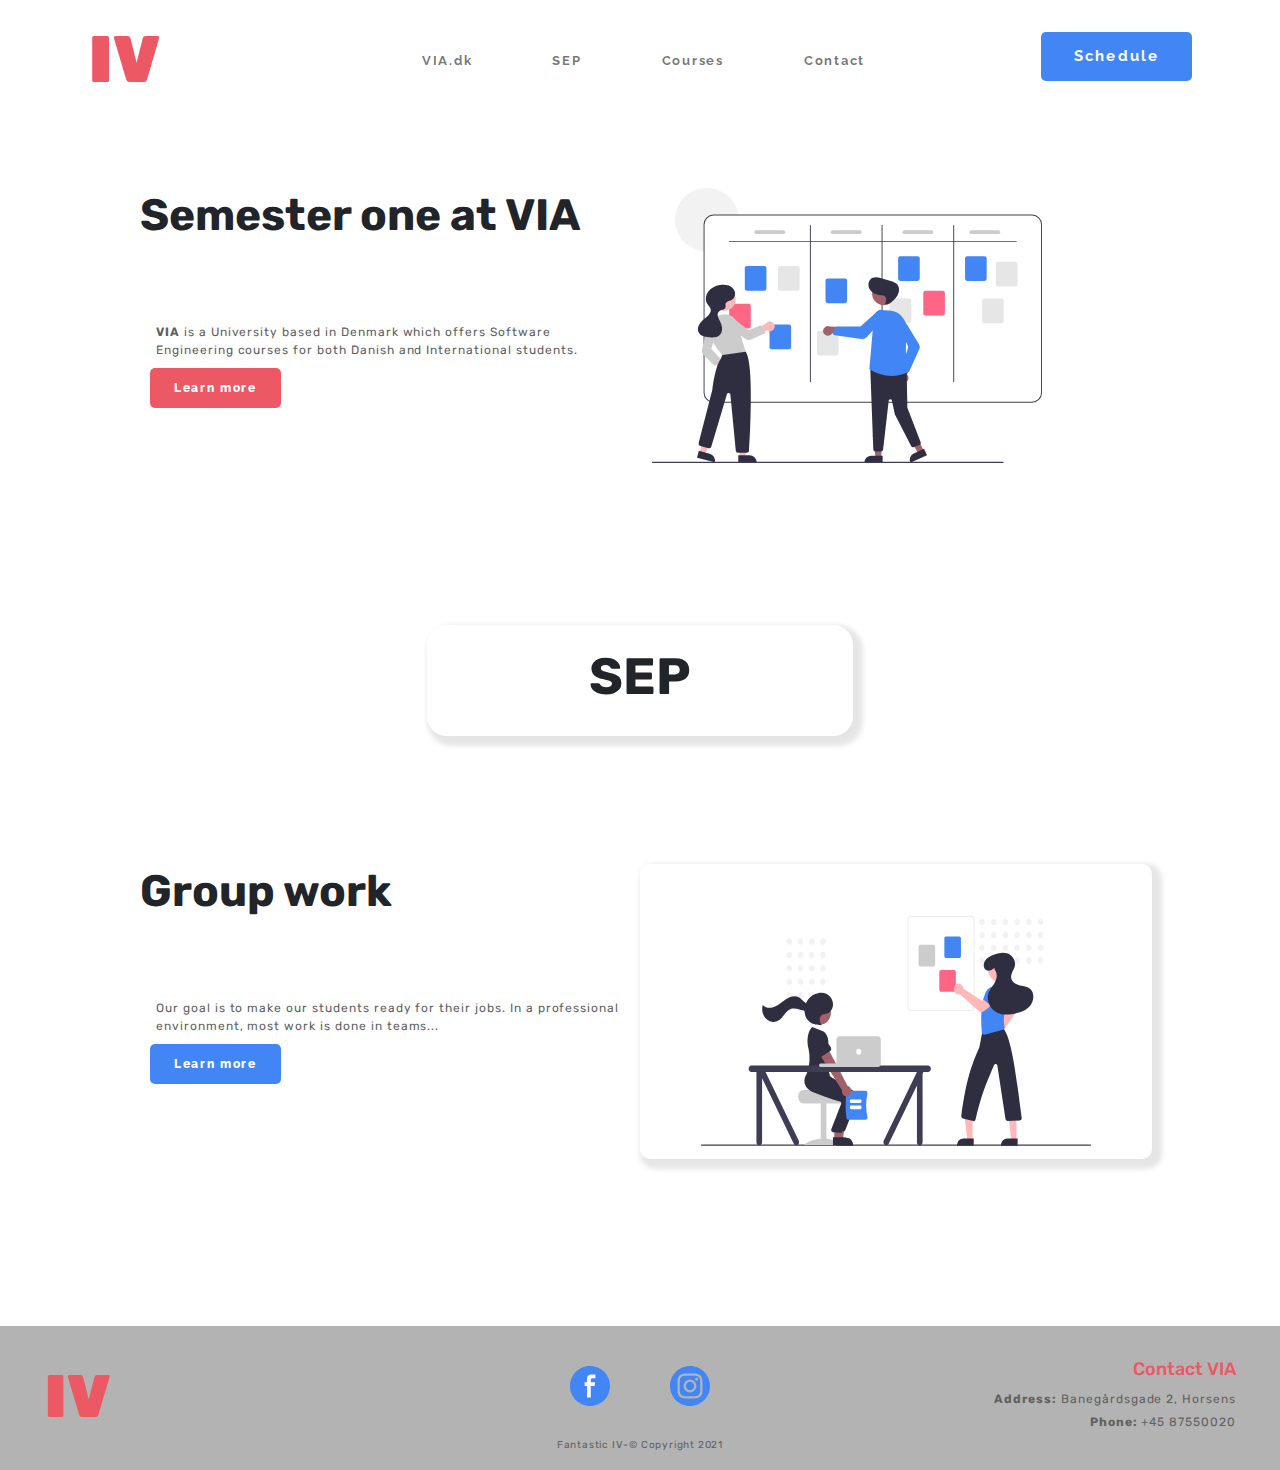
<file: index.html>
<!DOCTYPE html>
<html lang="en">
  <head>
    <meta charset="UTF-8" />
    <meta name="viewport" content="width=device-width, initial-scale=1.0" />
    <meta http-equiv="X-UA-Compatible" content="ie=edge" />
    <title>Home</title>
    <link href="css/bootstrap.css" rel="stylesheet" />
    <link rel="stylesheet" href="style.css" />
    <!-- Written by Arturs -->
    <!-- Design by Bhupas -->
  </head>
  <body>
    <!-- Top -->

    <div class="container-fluid">
      <!-- Nav -->

      <nav
        class="
          navbar navbar-expand-lg navbar-light
          justify-content-spacebetween
        "
      >
        <div class="container-fluid">
          <a class="navbar-brand" href="index.html">IV</a>
          <button
            class="navbar-toggler"
            type="button"
            data-bs-toggle="collapse"
            data-bs-target="#NavBar"
            aria-controls="NavBar"
            aria-expanded="false"
            aria-label="Toggle navigation"
          >
            <span class="navbar-toggler-icon"></span>
          </button>
          <div class="collapse navbar-collapse" id="NavBar">
            <ul class="navbar-nav ms-auto mb-2 mb-lg-0 nav-items">
              <li class="nav-item nav-button">
                <a class="nav-link" href="https://www.via.dk/">VIA.dk</a>
              </li>
              <li class="nav-item nav-button">
                <a class="nav-link" href="sep.html">SEP</a>
              </li>
              <li class="nav-item nav-button">
                <a class="nav-link" href="courses.html">Courses</a>
              </li>
              <li class="nav-item nav-button">
                <a class="nav-link" href="contact-us.html">Contact</a>
              </li>
              <li id="schedule" class="nav-item">
                <a class="nav-link" href="schedule.html">Schedule</a>
              </li>
            </ul>
          </div>
        </div>
      </nav>
      <!-- Top content -->

      <header class="row top">
        <div class="col-lg-6 content">
          <h1>Semester one at VIA</h1>
          <p>
            <b>VIA</b> is a University based in Denmark which offers Software
            Engineering courses for both Danish and International students.
          </p>
          <a class="red" href="#courses.html">Learn more</a>
        </div>
        <div class="col-xxl-6 col-lg-6 col-md-auto no-box-sep">
          <img src="Images/frontpagepic.svg" alt="Frontpage Pic"/>
        </div>
      </header>
      </header>
      </header>

      <!-- SEP -->

      <!-- SEP headline -->
      <div class="row headline-in-box-container">
        <div class="col-8 col-sm-4 headline-box">
          <h1>SEP</h1>
        </div>
      </div>
      <!-- SEP content -->

      <header class="row sep">
        <div class="col-xxl-6 col-lg-6 col-md-auto content">
          <h1>Group work</h1>
          <p>
            Our goal is to make our students ready for their jobs. In a
            professional environment, most work is done in teams...
          </p>
          <div class="blue-index">
          <a class="blue" href="sep.html">Learn more</a>
        </div>
        </div>
        <div class="col-xxl-6 col-lg-6 col-md-auto image-in-box-index">
          <img src="Images/undraw_teamwork_hpdk1.svg" alt="SEP picture"/>
        </div>
      </header>

      <!--    Footer    -->

      <footer class="row desktop">
        <!-- Footer logo -->
        <div class="col-sm-4">
          <div class="footer-logo">IV</div>
        </div>

        <!-- Logos and copyright -->
        <div class="col-sm-4">
          <div class="logos-and-copyright">
            <div class="social-icons">
              <div>
                <a href="https://www.facebook.com/viauniversitycollege/"
                  ><img src="Images/Facebookicon.svg" alt="Facebook" />
                </a>
              </div>
              <div>
                <a href="https://www.instagram.com/viauniversitycollege"
                  ><img src="Images/Instagramicon.svg" alt="Instagram" />
                </a>
              </div>
            </div>
            <p class="copyright">Fantastic IV-&copy; Copyright 2021</p>
          </div>
        </div>
        <!-- Contact VIA -->
        <div class="col-sm-4">
          <div class="contact-via">
            <h3>Contact VIA</h3>
            <p><b>Address:</b> Banegårdsgade 2, Horsens</p>
            <p><b>Phone:</b> +45 87550020</p>
          </div>
        </div>
      </footer>
      <footer class="row mobile">
        <!-- Footer logo -->
        <div class="col-sm-4">
          <div class="footer-logo">IV</div>
        </div>
        <!-- Contact VIA -->
        <div class="col-sm-4">
          <div class="contact-via">
            <h3>Contact VIA</h3>
            <p><b>Address:</b> Banegårdsgade 2, Horsens</p>
            <p><b>Phone:</b> +45 87550020</p>
          </div>
        </div>
        <!-- Logos and copyright -->
        <div class="col-sm-4">
          <div class="logos-and-copyright">
            <div class="social-icons">
              <div>
                <a href="https://www.facebook.com/viauniversitycollege/"
                  ><img src="Images/Facebookicon.svg" alt="Facebook" />
                </a>
              </div>
              <div>
                <a href="https://www.instagram.com/viauniversitycollege"
                  ><img src="Images/Instagramicon.svg" alt="Instagram" />
                </a>
              </div>
            </div>
            <p class="copyright">Fantastic IV-&copy; Copyright 2021</p>
          </div>
        </div>
      </footer>
    </div>
    <script src="https://cdnjs.cloudflare.com/ajax/libs/jquery/3.3.1/jquery.min.js"></script>
    <script
      src="https://cdnjs.cloudflare.com/ajax/libs/popper.js/1.14.7/umd/popper.min.js"
      integrity="sha384-UO2eT0CpHqdSJQ6hJty5KVphtPhzWj9WO1clHTMGa3JDZwrnQq4sF86dIHNDz0W1"
      crossorigin="anonymous"
    ></script>
    <script src="js/bootstrap.min.js"></script>
  </body>
</html>
</file>
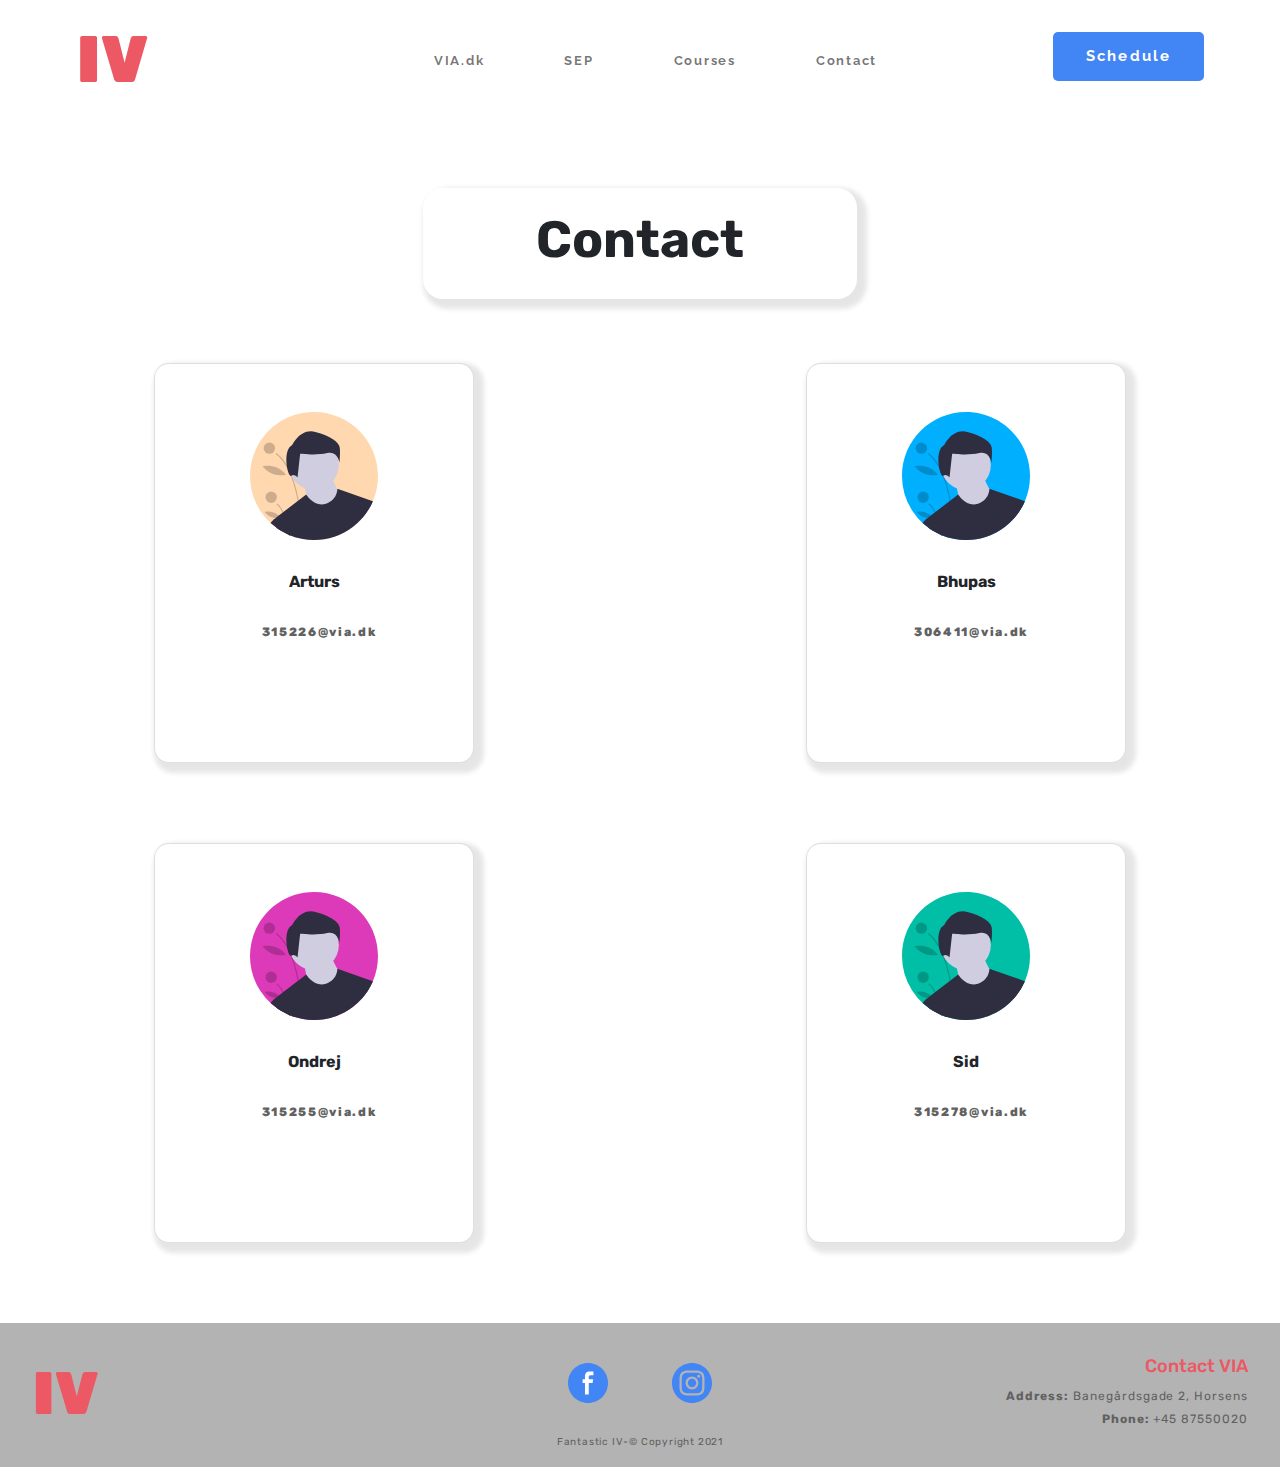
<file: contact-us.html>
<!DOCTYPE html>
<html lang="en">
<head>
  <meta charset="UTF-8" />
  <meta name="viewport" content="width=device-width, initial-scale=1.0" />
  <meta http-equiv="X-UA-Compatible" content="ie=edge" />
  <title>Contact</title>
  <link href="css/bootstrap.css" rel="stylesheet" />
  <link rel="stylesheet" href="style.css" />
</head>
<body>
<div class="container1-fluid">
  <!-- Bhupas-->

  <nav
          class="
          navbar navbar-expand-lg navbar-light
          justify-content-spacebetween
        "
  >
    <div class="container-fluid">
      <a class="navbar-brand" href="index.html">IV</a>
      <button
              class="navbar-toggler"
              type="button"
              data-bs-toggle="collapse"
              data-bs-target="#NavBar"
              aria-controls="NavBar"
              aria-expanded="false"
              aria-label="Toggle navigation"
      >
        <span class="navbar-toggler-icon"></span>
      </button>
      <div class="collapse navbar-collapse" id="NavBar">
        <ul class="navbar-nav ms-auto mb-2 mb-lg-0 nav-items">
          <li class="nav-item nav-button">
            <a class="nav-link" href="https://www.via.dk/">VIA.dk</a>
          </li>
          <li class="nav-item nav-button">
            <a class="nav-link" href="sep.html">SEP</a>
          </li>
          <li class="nav-item nav-button">
            <a class="nav-link" href="courses.html">Courses</a>
          </li>
          <li class="nav-item nav-button">
            <a class="nav-link" href="contact-us.html">Contact</a>
          </li>
          <li id="schedule" class="nav-item">
            <a class="nav-link" href="schedule.html">Schedule</a>
          </li>
        </ul>
      </div>
    </div>
  </nav>
  <!-- Only used col-sm because multiple brakepoints does not word-->
  <!-- Contact us headline -->
  <div class="row headline-in-box-container">
    <div class="col-4 col-sm-4 headline-box">
      <h1>Contact</h1>
    </div>
  </div>

  <!-- Cards -->
  <div class="row">
    <div class="col-sm col-xl-6 cardscontainer1">
      <div class="card">
        <div class="card-image">
          <img src="Images/Artus.svg" alt="Artus" />
        </div>
        <div class="card-text">
          <h2>Arturs</h2>
          <p class="mail">
            <a href="mailto:315226@via.dk">315226@via.dk</a>
          </p>
        </div>
      </div>
    </div>

    <div class="col-sm col-xl-6">
      <div class="card">
        <div class="card-image">
          <img src="Images/Bhupas.svg" alt="Bhupas" />
        </div>
        <div class="card-text">
          <h2>Bhupas</h2>
          <p class="mail">
            <a href="mailto:306411@via.dk">306411@via.dk</a>
          </p>
        </div>
      </div>
    </div>
  </div>

  <div class="row">
    <div class="col-sm col-xl-6 cardscontainer2">
      <div class="card">
        <div class="card-image">
          <img src="Images/ondrej.svg" alt="Ondrej" />
        </div>
        <div class="card-text">
          <h2>Ondrej</h2>
          <p class="mail">
            <a href="mailto:315255@via.dk">315255@via.dk</a>
          </p>
        </div>
      </div>
    </div>

    <div class="col-sm col-xl-6">
      <div class="card">
        <div class="card-image">
          <img src="Images/sid.svg" alt="Sid" />
        </div>
        <div class="card-text">
          <h2>Sid</h2>
          <p class="mail">
            <a href="mailto:315278@via.dk">315278@via.dk</a>
          </p>
        </div>
      </div>
    </div>
  </div>

  <!--    Footer    -->

  <footer class="row desktop">
    <!-- Footer logo -->
    <div class="col-sm-4">
      <div class="footer-logo">IV</div>
    </div>

    <!-- Logos and copyright -->
    <div class="col-sm-4">
      <div class="logos-and-copyright">
        <div class="social-icons">
          <div>
            <a href="https://www.facebook.com/viauniversitycollege/"
            ><img src="Images/Facebookicon.svg" alt="Facebook" />
            </a>
          </div>
          <div>
            <a href="https://www.instagram.com/viauniversitycollege"
            ><img src="Images/Instagramicon.svg" alt="Instagram" />
            </a>
          </div>
        </div>
        <p class="copyright">Fantastic IV-&copy; Copyright 2021</p>
      </div>
    </div>
    <!-- Contact VIA -->
    <div class="col-sm-4">
      <div class="contact-via">
        <h3>Contact VIA</h3>
        <p><b>Address:</b> Banegårdsgade 2, Horsens</p>
        <p><b>Phone:</b> +45 87550020</p>
      </div>
    </div>
  </footer>
  <footer class="row mobile">
    <!-- Footer logo -->
    <div class="col-sm-4">
      <div class="footer-logo">IV</div>
    </div>
    <!-- Contact VIA -->
    <div class="col-sm-4">
      <div class="contact-via">
        <h3>Contact VIA</h3>
        <p><b>Address:</b> Banegårdsgade 2, Horsens</p>
        <p><b>Phone:</b> +45 87550020</p>
      </div>
    </div>
    <!-- Logos and copyright -->
    <div class="col-sm-4">
      <div class="logos-and-copyright">
        <div class="social-icons">
          <div>
            <a href="https://www.facebook.com/viauniversitycollege/"
            ><img src="Images/Facebookicon.svg" alt="Facebook" />
            </a>
          </div>
          <div>
            <a href="https://www.instagram.com/viauniversitycollege"
            ><img src="Images/Instagramicon.svg" alt="Instagram" />
            </a>
          </div>
        </div>
        <p class="copyright">Fantastic IV-&copy; Copyright 2021</p>
      </div>
    </div>
  </footer>
</div>
<script src="https://cdnjs.cloudflare.com/ajax/libs/jquery/3.3.1/jquery.min.js"></script>
<script
        src="https://cdnjs.cloudflare.com/ajax/libs/popper.js/1.14.7/umd/popper.min.js"
        integrity="sha384-UO2eT0CpHqdSJQ6hJty5KVphtPhzWj9WO1clHTMGa3JDZwrnQq4sF86dIHNDz0W1"
        crossorigin="anonymous"
></script>
<script src="js/bootstrap.min.js"></script>
</body>
</html>
</file>
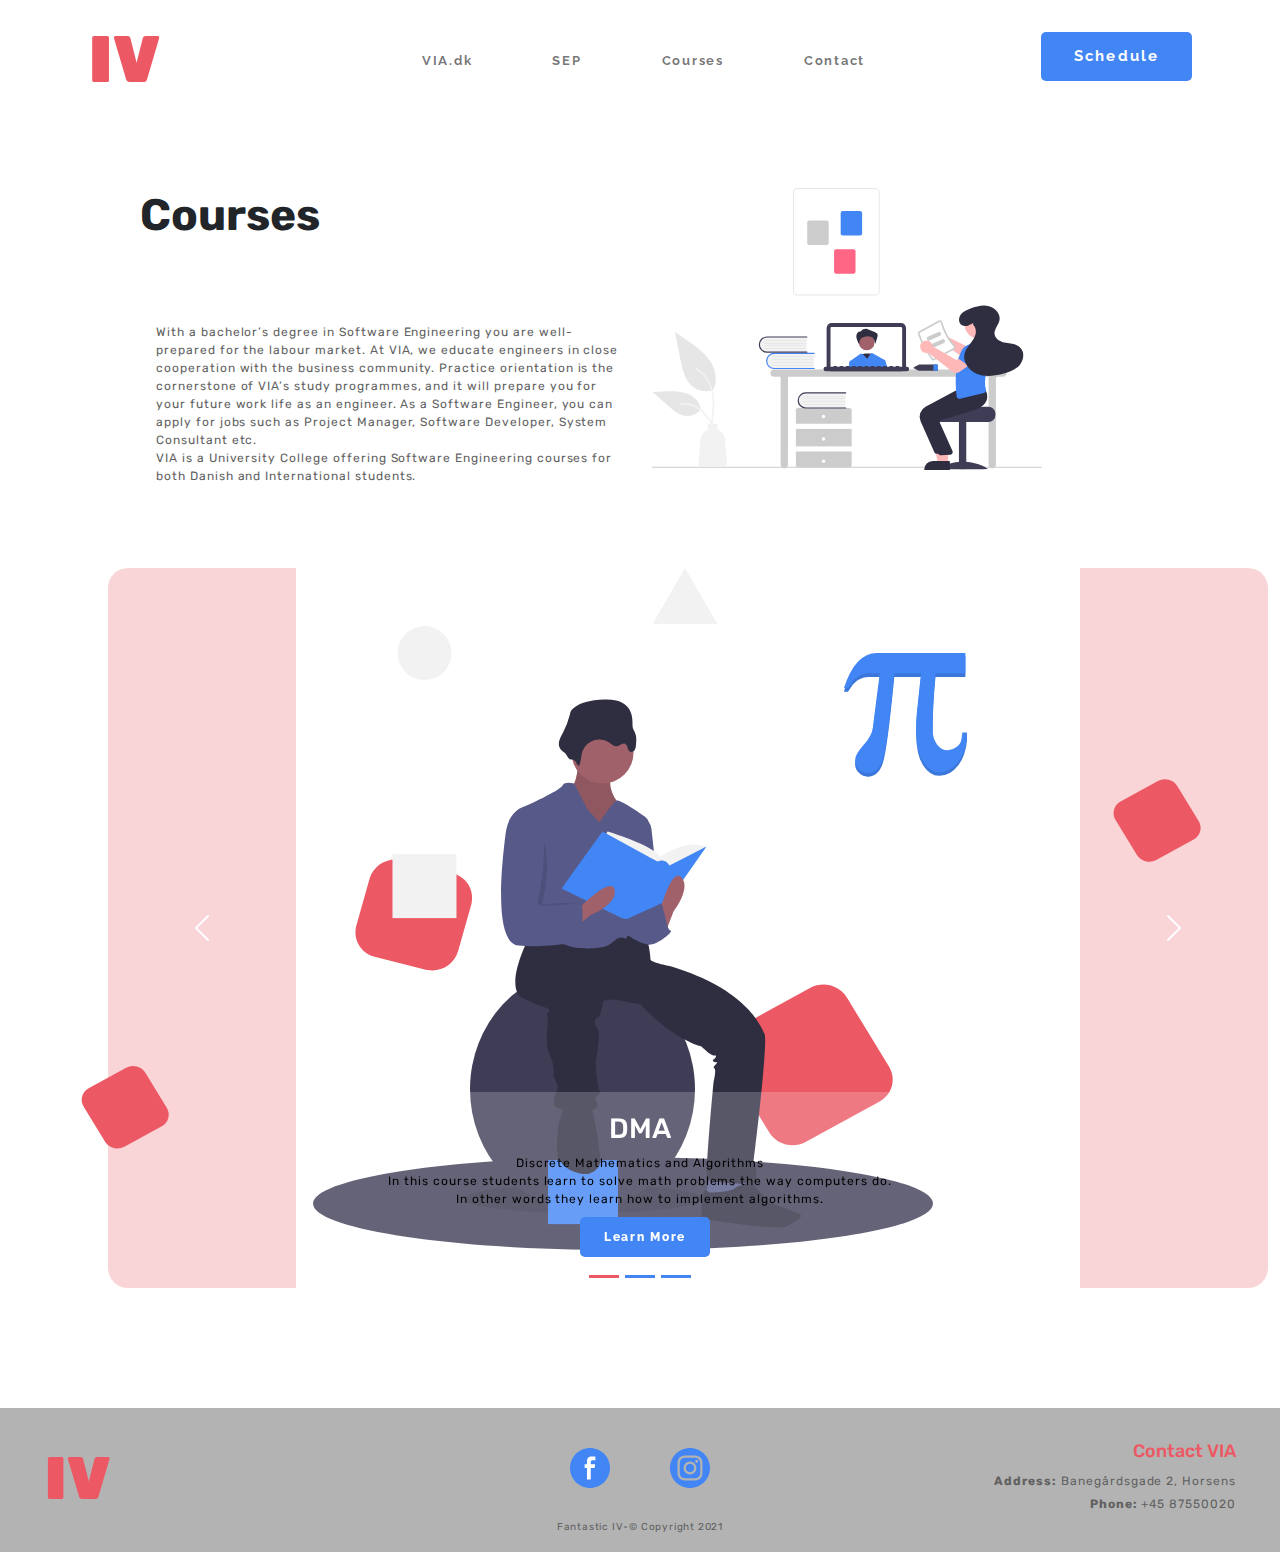
<file: courses.html>
<!DOCTYPE html>
<html lang="en">
  <head>
    <meta charset="UTF-8" />
    <meta name="viewport" content="width=device-width, initial-scale=1.0" />
    <meta http-equiv="X-UA-Compatible" content="ie=edge" />
    <title>Courses</title>
    <link rel="icon" type="image/svg" href="Images/favicon.svg" />
    <link rel="stylesheet" href="css/bootstrap.css" />

    <link
      rel="stylesheet"
      href="https://use.fontawesome.com/releases/v5.7.2/css/all.css"
    />
    <link rel="stylesheet" href="style.css" />
  </head>
  <body>
    <!--        Top         -->

    <div class="container-fluid" id="container">
      <!--            Nav             -->

      <nav
        class="
          navbar navbar-expand-lg navbar-light
          justify-content-spacebetween
        "
      >
        <div class="container-fluid">
          <a class="navbar-brand" href="index.html">IV</a>
          <button
            class="navbar-toggler"
            type="button"
            data-bs-toggle="collapse"
            data-bs-target="#NavBar"
            aria-controls="NavBar"
            aria-expanded="false"
            aria-label="Toggle navigation"
          >
            <span class="navbar-toggler-icon"></span>
          </button>
          <div class="collapse navbar-collapse" id="NavBar">
            <ul class="navbar-nav ms-auto mb-2 mb-lg-0 nav-items">
              <li class="nav-item nav-button">
                <a class="nav-link" href="https://www.via.dk/">VIA.dk</a>
              </li>
              <li class="nav-item nav-button">
                <a class="nav-link" href="sep.html">SEP</a>
              </li>
              <li class="nav-item nav-button">
                <a class="nav-link" href="courses.html">Courses</a>
              </li>
              <li class="nav-item nav-button">
                <a class="nav-link" href="contact-us.html">Contact</a>
              </li>
              <li id="schedule" class="nav-item">
                <a class="nav-link" href="schedule.html">Schedule</a>
              </li>
            </ul>
          </div>
        </div>
      </nav>

      <!--            Courses content (Top content)            -->

      <header class="row top wrapper" id="top">
        <div class="col-xxl-6 col-lg-6 col-md-auto content">
          <h1>Courses</h1>
          <p>
            With a bachelor’s degree in Software Engineering you are
            well-prepared for the labour market. At VIA, we educate engineers in
            close cooperation with the business community. Practice orientation
            is the cornerstone of VIA’s study programmes, and it will prepare
            you for your future work life as an engineer. As a Software
            Engineer, you can apply for jobs such as Project Manager, Software
            Developer, System Consultant etc.
            <br />
            VIA is a University College offering Software Engineering courses
            for both Danish and International students.
          </p>
        </div>
        <div class="col-xxl-6 col-lg-6 col-md-auto no-box-sep">
          <img src="Images/Courses.svg" alt="Courses picture" class="courses-img"/>
        </div>
      </header>

      <!-------- Carousel -------->

      <div
        id="myCarousel"
        class="carousel slide"
        data-bs-ride="carousel">
<!--        data-bs-interval="true"-->

        <!-- Indicators -->
        <div class="carousel-indicators" id="carousel-indicators">
          <button
            type="button"
            data-bs-target="#myCarousel"
            data-bs-slide-to="0"
            class="active"
            aria-current="true"
            aria-label="Slide 1"
          ></button>
          <button
            type="button"
            data-bs-target="#myCarousel"
            data-bs-slide-to="1"
            aria-label="Slide 2"
          ></button>
          <button
            type="button"
            data-bs-target="#myCarousel"
            data-bs-slide-to="2"
            aria-label="Slide 3"
          ></button>
        </div>

        <!-- Carousel Wrapper -->
        <div class="carousel-inner">
          <div class="carousel-item active">
            <img
              src="Images/fixed-dma.svg"
              alt="DMA"
              class="d-block img-fluid mx-auto"
            />
            <div class="carousel-caption d-md-block">
              <h3 class="carousel-dma-h3">DMA</h3>
              <p class="carousel-par">
                Discrete Mathematics and Algorithms <br />
                In this course students learn to solve math problems the way
                computers do. <br />
                In other words they learn how to implement algorithms.
              </p>
              <a class="blue carousel-learn-more" href="dma.html">Learn More</a>
            </div>
          </div>

          <div class="carousel-item">
            <img
              src="Images/fixed-rwd.svg"
              alt="RWD"
              class="d-block img-fluid mx-auto"
            />
            <div class="carousel-caption d-md-block">
              <h3 class="carousel-h3">RWD</h3>
              <p class="carousel-par">
                In this course students learn how to make websites using
                responsive web design.<br />
                They will learn about HTML5, CSS3, web page layout using CSS,
                W3C validation,<br />
                responsive web design, Bootstrap 4, JavaScript and jQuery.
              </p>
              <a class="blue carousel-learn-more" href="rwd.html">Learn More</a>
            </div>
          </div>

          <div class="carousel-item">
            <img
              src="Images/fixed-java.svg"
              alt="SDJ"
              class="d-block img-fluid mx-auto"
            />
            <div
              class="carousel-caption d-md-block"
              id="carousel-caption"
            >
              <h3 class="carousel-h3">SDJ</h3>
              <p class="carousel-par">
                The main purpose of this course is to provide students with the
                qualification needed to<br />
                understand the core object-oriented concepts and to implement
                smaller programs in Java<br />
                from UML class diagrams. Topics include Classes and Objects, UML
                diagrams, Decision<br />
                structures and Loops, Arrays, Inheritance, Exceptions, File IO
                and GUI programming.
              </p>
              <a class="blue carousel-learn-more" href="sdj.html">Learn More</a>
            </div>
          </div>
        </div>

        <!-- Left and right controls -->
        <button
          class="carousel-control-prev"
          type="button"
          data-bs-target="#myCarousel"
          data-bs-slide="prev"
        >
          <span class="carousel-control-prev-icon" aria-hidden="true"></span>
          <span class="visually-hidden">Previous</span>
        </button>
        <button
          class="carousel-control-next"
          type="button"
          data-bs-target="#myCarousel"
          data-bs-slide="next"
        >
          <span class="carousel-control-next-icon" aria-hidden="true"></span>
          <span class="visually-hidden">Next</span>
        </button>
      </div>

      <!--    Footer    -->

      <footer class="row desktop">
        <!-- Footer logo -->
        <div class="col-sm-4">
          <div class="footer-logo">IV</div>
        </div>

        <!-- Logos and copyright -->
        <div class="col-sm-4">
          <div class="logos-and-copyright">
            <div class="social-icons">
              <div>
                <a href="https://www.facebook.com/viauniversitycollege/"
                  ><img src="Images/Facebookicon.svg" alt="Facebook" />
                </a>
              </div>
              <div>
                <a href="https://www.instagram.com/viauniversitycollege"
                  ><img src="Images/Instagramicon.svg" alt="Instagram" />
                </a>
              </div>
            </div>
            <p class="copyright">Fantastic IV-&copy; Copyright 2021</p>
          </div>
        </div>
        <!-- Contact VIA -->
        <div class="col-sm-4">
          <div class="contact-via">
            <h3>Contact VIA</h3>
            <p><b>Address:</b> Banegårdsgade 2, Horsens</p>
            <p><b>Phone:</b> +45 87550020</p>
          </div>
        </div>
      </footer>
      <footer class="row mobile">
        <!-- Footer logo -->
        <div class="col-sm-4">
          <div class="footer-logo">IV</div>
        </div>
        <!-- Contact VIA -->
        <div class="col-sm-4">
          <div class="contact-via">
            <h3>Contact VIA</h3>
            <p><b>Address:</b> Banegårdsgade 2, Horsens</p>
            <p><b>Phone:</b> +45 87550020</p>
          </div>
        </div>
        <!-- Logos and copyright -->
        <div class="col-sm-4">
          <div class="logos-and-copyright">
            <div class="social-icons">
              <div>
                <a href="https://www.facebook.com/viauniversitycollege/"
                  ><img src="Images/Facebookicon.svg" alt="Facebook" />
                </a>
              </div>
              <div>
                <a href="https://www.instagram.com/viauniversitycollege"
                  ><img src="Images/Instagramicon.svg" alt="Instagram" />
                </a>
              </div>
            </div>
            <p class="copyright">Fantastic IV-&copy; Copyright 2021</p>
          </div>
        </div>
      </footer>
    </div>
    <script src="js/bootstrap.js"></script>
  </body>
</html>
</file>
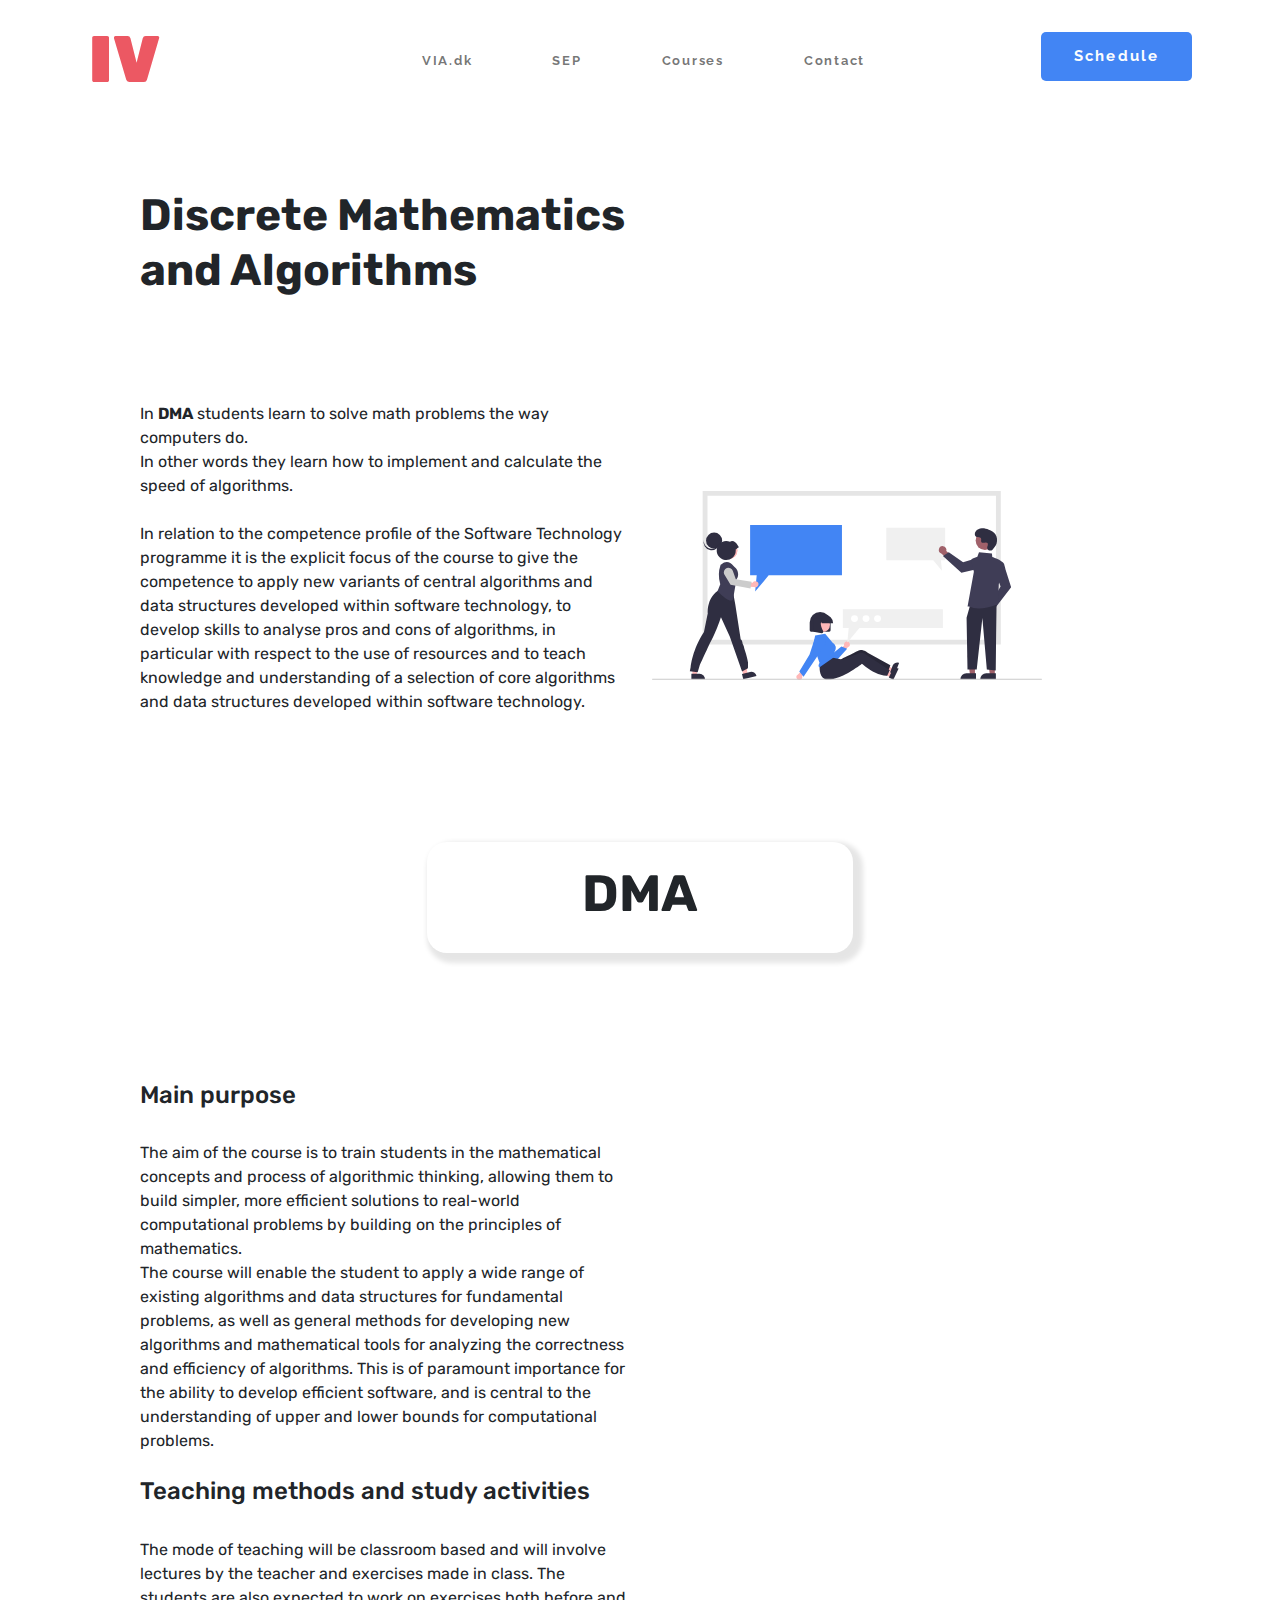
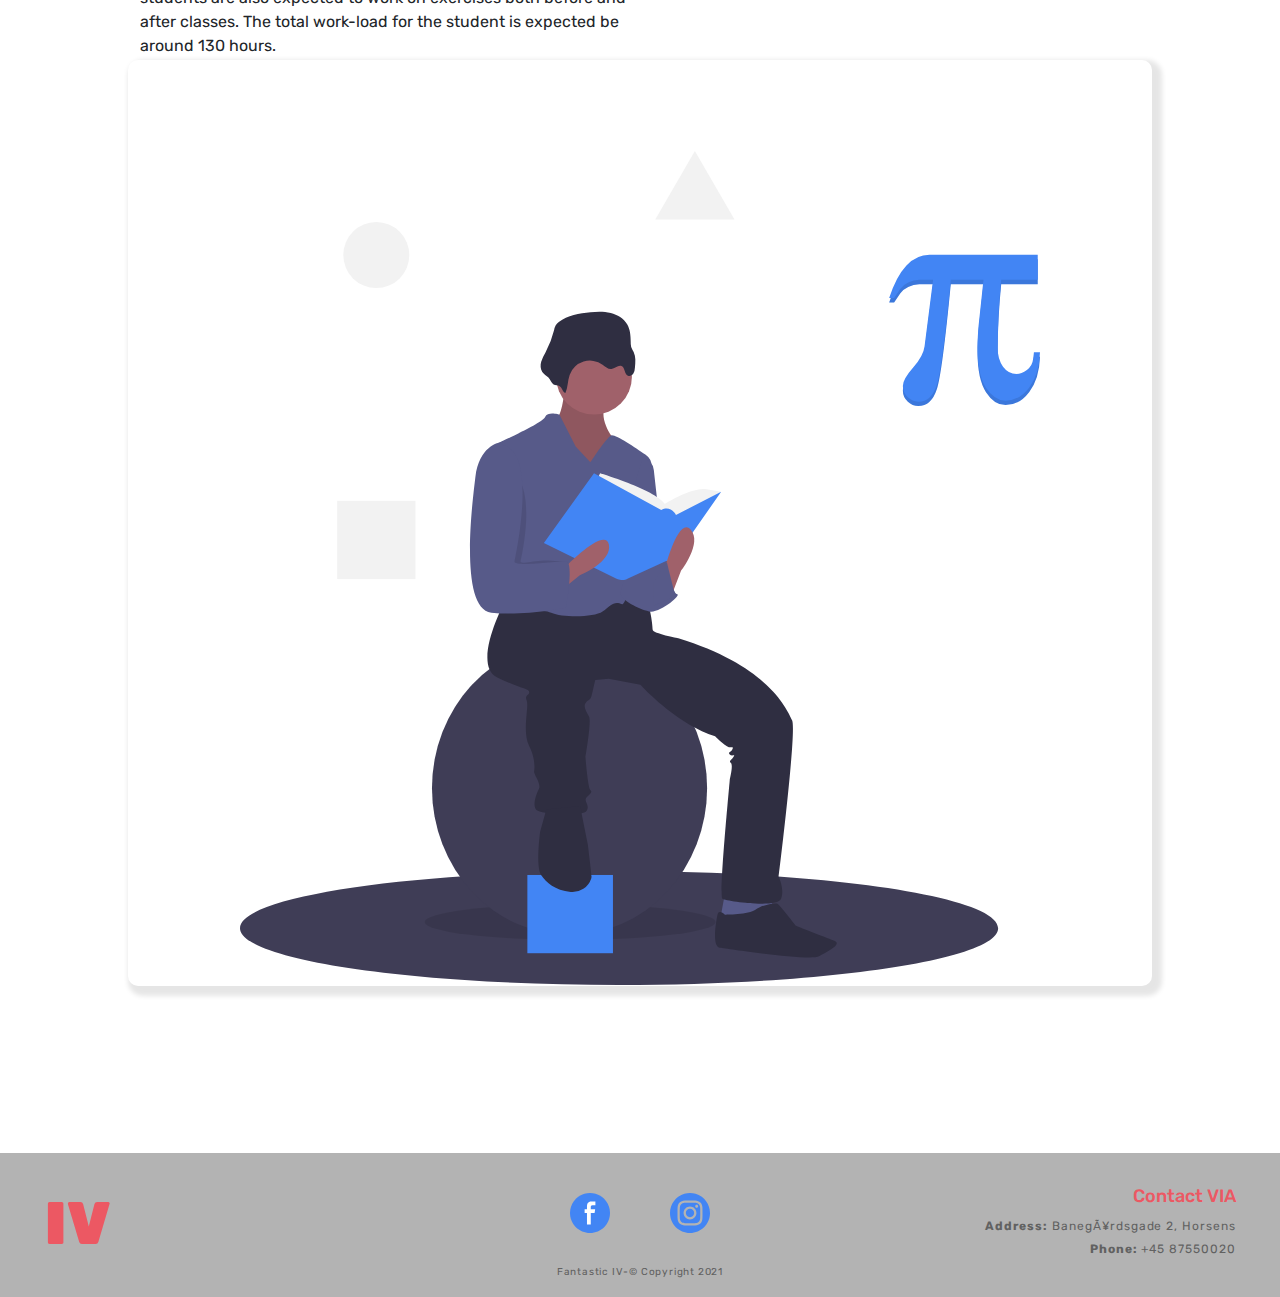
<file: dma.html>
<!DOCTYPE html>
<html lang="en">
<head>
  <meta charset="UTF-8"/>
  <meta name="viewport" content="width=device-width, initial-scale=1.0"/>
  <meta http-equiv="X-UA-Compatible" content="ie=edge"/>
  <title>DMA</title>
  <link href="css/bootstrap.css" rel="stylesheet"/>
  <link rel="stylesheet" href="style.css"/>
  <!-- Written by Arturs -->
  <!-- Design by Bhupas -->
</head>
<body>
<!-- Top -->

<div class="container-fluid">
  <!-- Nav -->

  <nav
          class="
          navbar navbar-expand-lg navbar-light
          justify-content-spacebetween
        "
  >
    <div class="container-fluid">
      <a class="navbar-brand" href="index.html">IV</a>
      <button
              class="navbar-toggler"
              type="button"
              data-bs-toggle="collapse"
              data-bs-target="#NavBar"
              aria-controls="NavBar"
              aria-expanded="false"
              aria-label="Toggle navigation"
      >
        <span class="navbar-toggler-icon"></span>
      </button>
      <div class="collapse navbar-collapse" id="NavBar">
        <ul class="navbar-nav ms-auto mb-2 mb-lg-0 nav-items">
          <li class="nav-item nav-button">
            <a class="nav-link" href="https://www.via.dk/">VIA.dk</a>
          </li>
          <li class="nav-item nav-button">
            <a class="nav-link" href="sep.html">SEP</a>
          </li>
          <li class="nav-item nav-button">
            <a class="nav-link" href="courses.html">Courses</a>
          </li>
          <li class="nav-item nav-button">
            <a class="nav-link" href="contact-us.html">Contact</a>
          </li>
          <li id="schedule" class="nav-item">
            <a class="nav-link" href="schedule.html">Schedule</a>
          </li>
        </ul>
      </div>
    </div>
  </nav>
  <!-- Top content -->
  <header class="row top">
    <div class="col-xxl-6 col-lg-6 col-md-auto content">
      <h1>Discrete Mathematics and Algorithms</h1>
      <br>

      In <b>DMA</b> students learn to solve math problems the way
      computers do. <br />
      In other words they learn how to implement and calculate the speed
      of algorithms.
      <br>
      <br>
      In relation to the competence profile of the Software Technology programme it is the explicit focus of the course to
      give the competence to apply new variants of central algorithms and data structures developed within software technology,
      to develop skills to analyse pros and cons of algorithms, in particular with respect to the use of resources and to
      teach knowledge and understanding of a selection of core algorithms and data structures developed within software technology.

    </div>
    <div class="col-xxl-6 col-lg-6 col-md-auto no-box-sep">
      <img src="Images/sep-teamwork.svg" alt="SEP picture"/>
    </div>

  </header>

  <!-- SEP -->

  <!-- SEP headline -->

  <!-- SEP headline -->
  <div class="row headline-in-box-container">
    <div class="col-8 col-sm-4 headline-box">
      <h1>DMA</h1>
    </div>
  </div>
  <!-- SEP content -->

  <header class="row sep">
    <div class="col-xxl-6 col-sm-auto col-lg-6 col-md-auto  content-sep">
      <div>


        <h4>Main purpose</h4>
        <br>
        The aim of the course is to train students in the mathematical concepts and process of algorithmic thinking,
        allowing them to build simpler, more efficient solutions to real-world computational problems by building on
        the principles of mathematics.
        <br>

        The course will enable the student to apply a wide range of existing algorithms and data structures for fundamental problems,
        as well as general methods for developing new algorithms and mathematical tools for analyzing the correctness and efficiency of
        algorithms. This is of paramount importance for the ability to develop efficient software, and is central to the understanding of
        upper and lower bounds for computational problems.
        <br>

        <br>

        <h4>Teaching methods and study activities</h4>
        <br>
        The mode of teaching will be classroom based and will involve lectures by the teacher and exercises made in class.
        The students are also expected to work on exercises both before and after classes.
        The total work-load for the student is expected be around 130 hours.
      </div>

    </div>
    <div id ="dma-pic" class="col-xxl-6 col-lg-6 col-md-auto image-in-box-sep">
      <img src="Images/dma.svg" alt="DMA picture"/>
    </div>
  </header>

  <!--    Footer    -->

  <footer class="row desktop">
    <!-- Footer logo -->
    <div class="col-sm-4">
      <div class="footer-logo">IV</div>
    </div>

    <!-- Logos and copyright -->
    <div class="col-sm-4">
      <div class="logos-and-copyright">
        <div class="social-icons">
          <div>
            <a href="https://www.facebook.com/viauniversitycollege/"
            ><img src="Images/Facebookicon.svg" alt="Facebook"/>
            </a>
          </div>
          <div>
            <a href="https://www.instagram.com/viauniversitycollege"
            ><img src="Images/Instagramicon.svg" alt="Instagram"/>
            </a>
          </div>
        </div>
        <p class="copyright">Fantastic IV-&copy; Copyright 2021</p>
      </div>
    </div>
    <!-- Contact VIA -->
    <div class="col-sm-4">
      <div class="contact-via">
        <h3>Contact VIA</h3>
        <p><b>Address:</b> BanegÃ¥rdsgade 2, Horsens</p>
        <p><b>Phone:</b> +45 87550020</p>
      </div>
    </div>
  </footer>
  <footer class="row mobile">
    <!-- Footer logo -->
    <div class="col-sm-4">
      <div class="footer-logo">IV</div>
    </div>
    <!-- Contact VIA -->
    <div class="col-sm-4">
      <div class="contact-via">
        <h3>Contact VIA</h3>
        <p><b>Address:</b> BanegÃ¥rdsgade 2, Horsens</p>
        <p><b>Phone:</b> +45 87550020</p>
      </div>
    </div>
    <!-- Logos and copyright -->
    <div class="col-sm-4">
      <div class="logos-and-copyright">
        <div class="social-icons">
          <div>
            <a href="https://www.facebook.com/viauniversitycollege/"
            ><img src="Images/Facebookicon.svg" alt="Facebook"/>
            </a>
          </div>
          <div>
            <a href="https://www.instagram.com/viauniversitycollege"
            ><img src="Images/Instagramicon.svg" alt="Instagram"/>
            </a>
          </div>
        </div>
        <p class="copyright">Fantastic IV-&copy; Copyright 2021</p>
      </div>
    </div>
  </footer>
</div>
<script src="https://cdnjs.cloudflare.com/ajax/libs/jquery/3.3.1/jquery.min.js"></script>
<script
        src="https://cdnjs.cloudflare.com/ajax/libs/popper.js/1.14.7/umd/popper.min.js"
        integrity="sha384-UO2eT0CpHqdSJQ6hJty5KVphtPhzWj9WO1clHTMGa3JDZwrnQq4sF86dIHNDz0W1"
        crossorigin="anonymous"
></script>
<script src="js/bootstrap.min.js"></script>
</body>
</html>
</file>
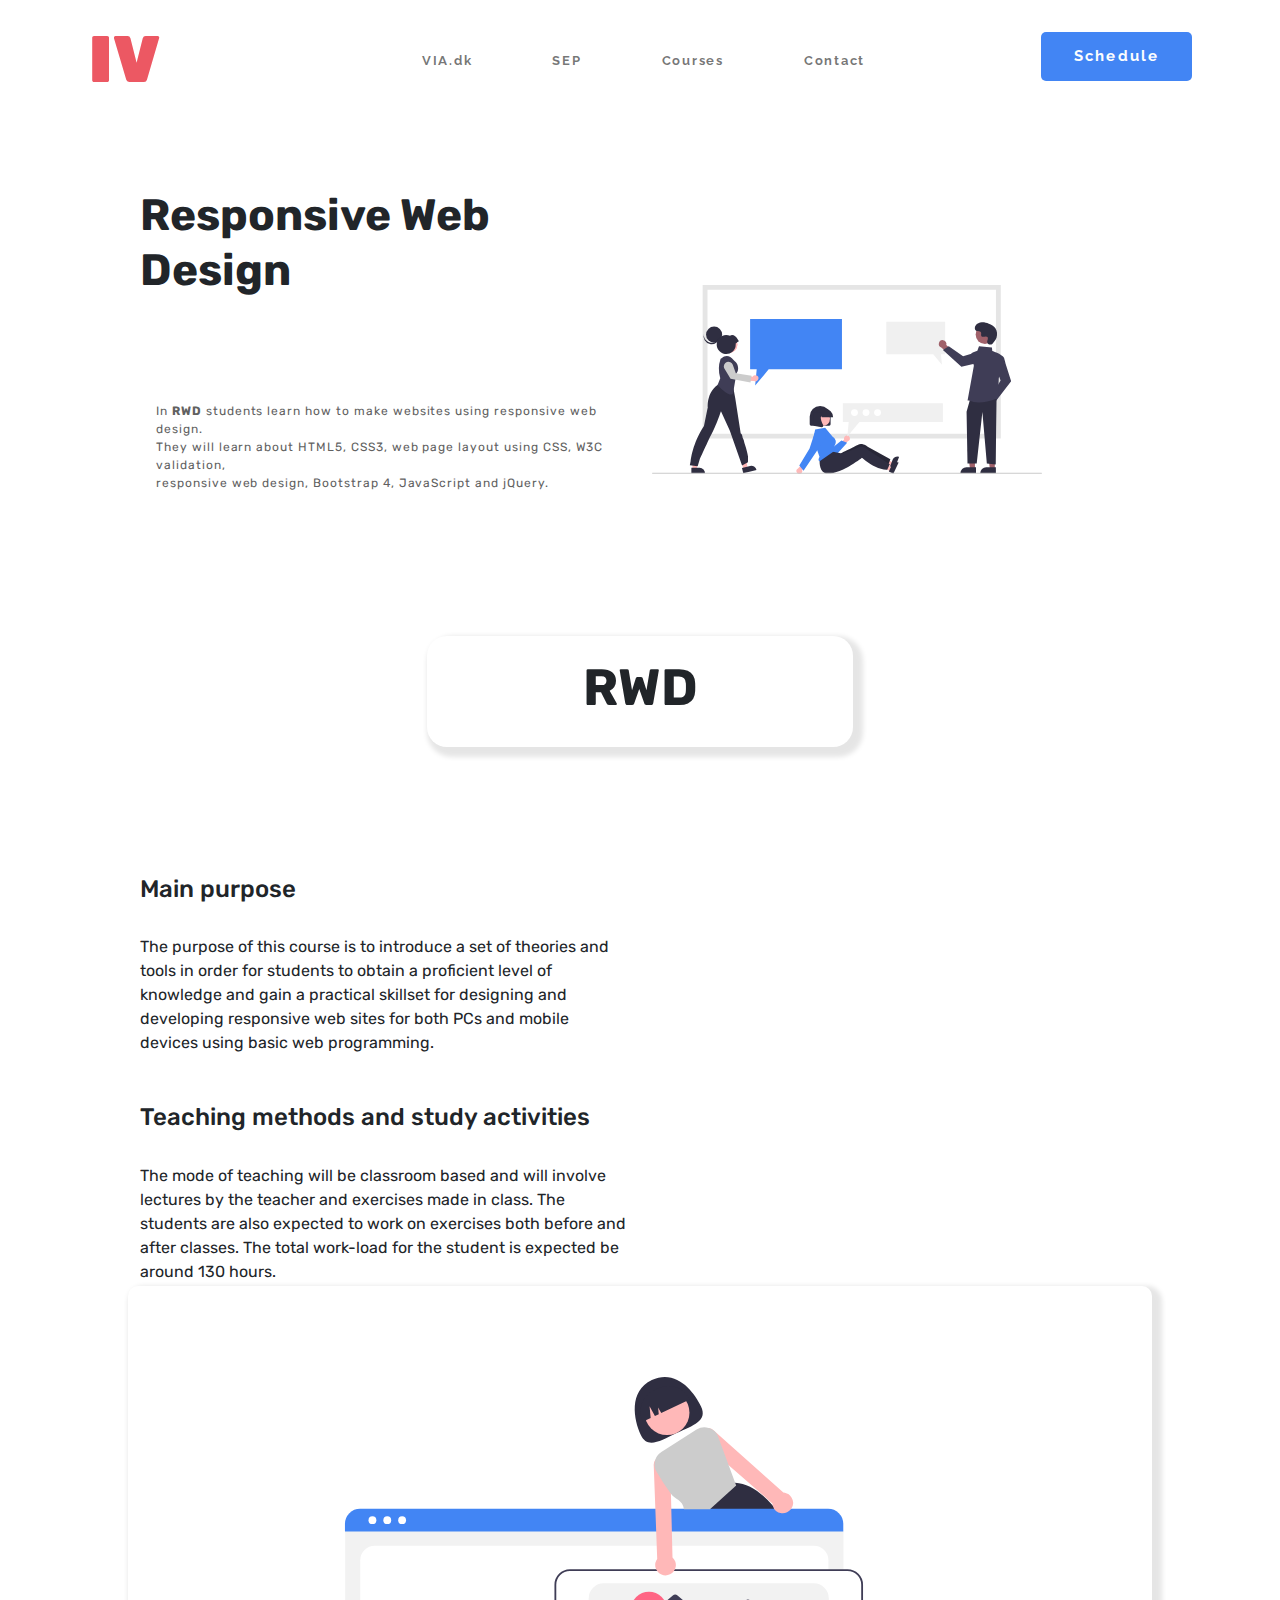
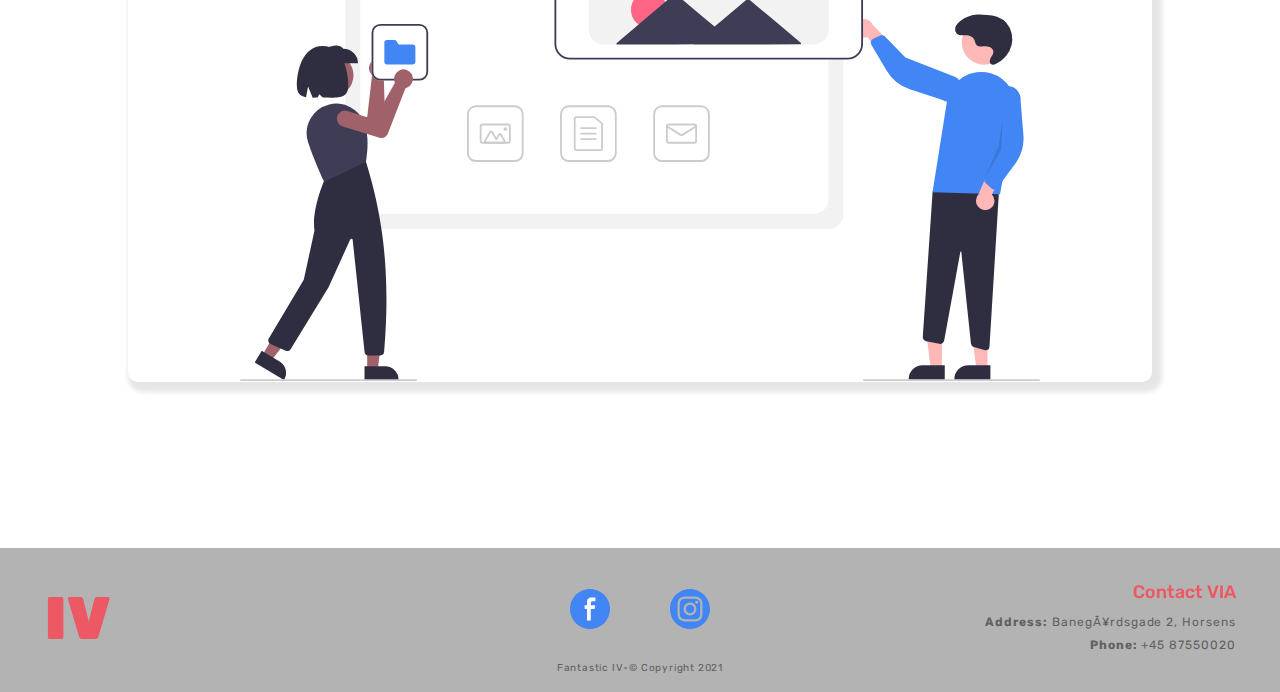
<file: rwd.html>
<!DOCTYPE html>
<html lang="en">
<head>
    <meta charset="UTF-8"/>
    <meta name="viewport" content="width=device-width, initial-scale=1.0"/>
    <meta http-equiv="X-UA-Compatible" content="ie=edge"/>
    <title>RWD</title>
    <link href="css/bootstrap.css" rel="stylesheet"/>
    <link rel="stylesheet" href="style.css"/>
    <!-- Written by Arturs -->
    <!-- Design by Bhupas -->
</head>
<body>
<!-- Top -->

<div class="container-fluid">
    <!-- Nav -->

    <nav
            class="
          navbar navbar-expand-lg navbar-light
          justify-content-spacebetween
        "
    >
        <div class="container-fluid">
            <a class="navbar-brand" href="index.html">IV</a>
            <button
                    class="navbar-toggler"
                    type="button"
                    data-bs-toggle="collapse"
                    data-bs-target="#NavBar"
                    aria-controls="NavBar"
                    aria-expanded="false"
                    aria-label="Toggle navigation"
            >
                <span class="navbar-toggler-icon"></span>
            </button>
            <div class="collapse navbar-collapse" id="NavBar">
                <ul class="navbar-nav ms-auto mb-2 mb-lg-0 nav-items">
                    <li class="nav-item nav-button">
                        <a class="nav-link" href="https://www.via.dk/">VIA.dk</a>
                    </li>
                    <li class="nav-item nav-button">
                        <a class="nav-link" href="sep.html">SEP</a>
                    </li>
                    <li class="nav-item nav-button">
                        <a class="nav-link" href="courses.html">Courses</a>
                    </li>
                    <li class="nav-item nav-button">
                        <a class="nav-link" href="contact-us.html">Contact</a>
                    </li>
                    <li id="schedule" class="nav-item">
                        <a class="nav-link" href="schedule.html">Schedule</a>
                    </li>
                </ul>
            </div>
        </div>
    </nav>
    <!-- Top content -->
    <header class="row top">
        <div class="col-xxl-6 col-lg-6 col-md-auto content">
            <h1>Responsive Web Design</h1>
            <br>

            <p>
                In <b>RWD</b> students learn how to make websites using responsive
                web design.<br />
                They will learn about HTML5, CSS3, web page layout using CSS, W3C
                validation,<br />
                responsive web design, Bootstrap 4, JavaScript and jQuery.
            </p>

        </div>
        <div class="col-xxl-6 col-lg-6 col-md-auto no-box-sep">
            <img src="Images/sep-teamwork.svg" alt="SEP picture"/>
        </div>

    </header>

    <!-- SEP -->

    <!-- SEP headline -->

    <!-- SEP headline -->
    <div class="row headline-in-box-container">
        <div class="col-8 col-sm-4 headline-box">
            <h1>RWD</h1>
        </div>
    </div>
    <!-- SEP content -->

    <header class="row sep">
        <div class="col-xxl-6 col-sm-auto col-lg-6 col-md-auto  content-sep">
            <div id="dma-text">


                <h4>Main purpose</h4>
                <br>
                The purpose of this course is to introduce a set of theories and tools in order for students to obtain a
                proficient level of knowledge and gain a practical skillset for designing and developing responsive web sites
                for both PCs and mobile devices using basic web programming.
                <br>
                <br>
                <br>
                <h4>Teaching methods and study activities</h4>
                <br>
                The mode of teaching will be classroom based and will involve lectures by the teacher and exercises
                made in class. The students are also expected to work on exercises both before and after classes.
                The total work-load for the student is expected be around 130 hours.
            </div>

        </div>
        <div id="rwd-pic" class="col-xxl-6 col-lg-6 col-md-auto image-in-box-sep">
            <img src="Images/rwd.svg" alt="RWD picture" />
        </div>
    </header>

    <!--    Footer    -->

    <footer class="row desktop">
        <!-- Footer logo -->
        <div class="col-sm-4">
            <div class="footer-logo">IV</div>
        </div>

        <!-- Logos and copyright -->
        <div class="col-sm-4">
            <div class="logos-and-copyright">
                <div class="social-icons">
                    <div>
                        <a href="https://www.facebook.com/viauniversitycollege/"
                        ><img src="Images/Facebookicon.svg" alt="Facebook"/>
                        </a>
                    </div>
                    <div>
                        <a href="https://www.instagram.com/viauniversitycollege"
                        ><img src="Images/Instagramicon.svg" alt="Instagram"/>
                        </a>
                    </div>
                </div>
                <p class="copyright">Fantastic IV-&copy; Copyright 2021</p>
            </div>
        </div>
        <!-- Contact VIA -->
        <div class="col-sm-4">
            <div class="contact-via">
                <h3>Contact VIA</h3>
                <p><b>Address:</b> BanegÃ¥rdsgade 2, Horsens</p>
                <p><b>Phone:</b> +45 87550020</p>
            </div>
        </div>
    </footer>
    <footer class="row mobile">
        <!-- Footer logo -->
        <div class="col-sm-4">
            <div class="footer-logo">IV</div>
        </div>
        <!-- Contact VIA -->
        <div class="col-sm-4">
            <div class="contact-via">
                <h3>Contact VIA</h3>
                <p><b>Address:</b> BanegÃ¥rdsgade 2, Horsens</p>
                <p><b>Phone:</b> +45 87550020</p>
            </div>
        </div>
        <!-- Logos and copyright -->
        <div class="col-sm-4">
            <div class="logos-and-copyright">
                <div class="social-icons">
                    <div>
                        <a href="https://www.facebook.com/viauniversitycollege/"
                        ><img src="Images/Facebookicon.svg" alt="Facebook"/>
                        </a>
                    </div>
                    <div>
                        <a href="https://www.instagram.com/viauniversitycollege"
                        ><img src="Images/Instagramicon.svg" alt="Instagram"/>
                        </a>
                    </div>
                </div>
                <p class="copyright">Fantastic IV-&copy; Copyright 2021</p>
            </div>
        </div>
    </footer>
</div>
<script src="https://cdnjs.cloudflare.com/ajax/libs/jquery/3.3.1/jquery.min.js"></script>
<script
        src="https://cdnjs.cloudflare.com/ajax/libs/popper.js/1.14.7/umd/popper.min.js"
        integrity="sha384-UO2eT0CpHqdSJQ6hJty5KVphtPhzWj9WO1clHTMGa3JDZwrnQq4sF86dIHNDz0W1"
        crossorigin="anonymous"
></script>
<script src="js/bootstrap.min.js"></script>
</body>
</html>
</file>
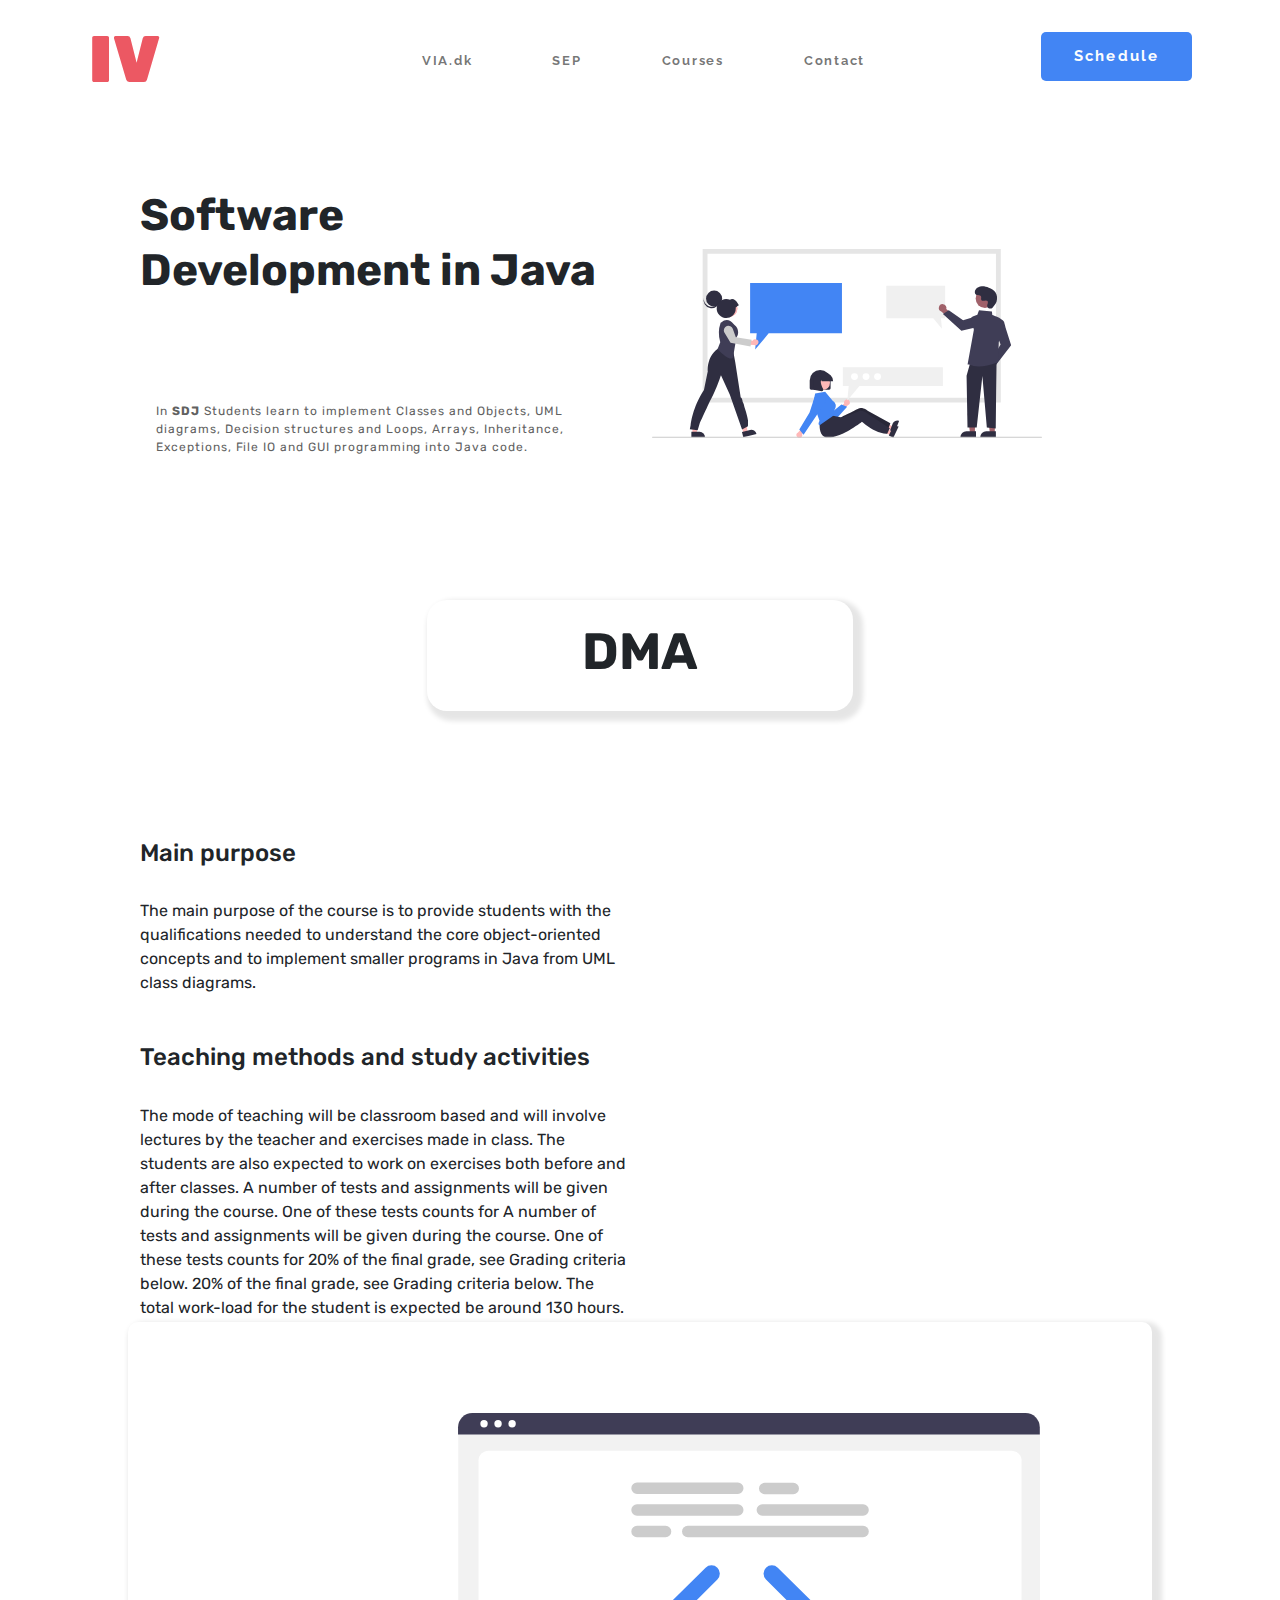
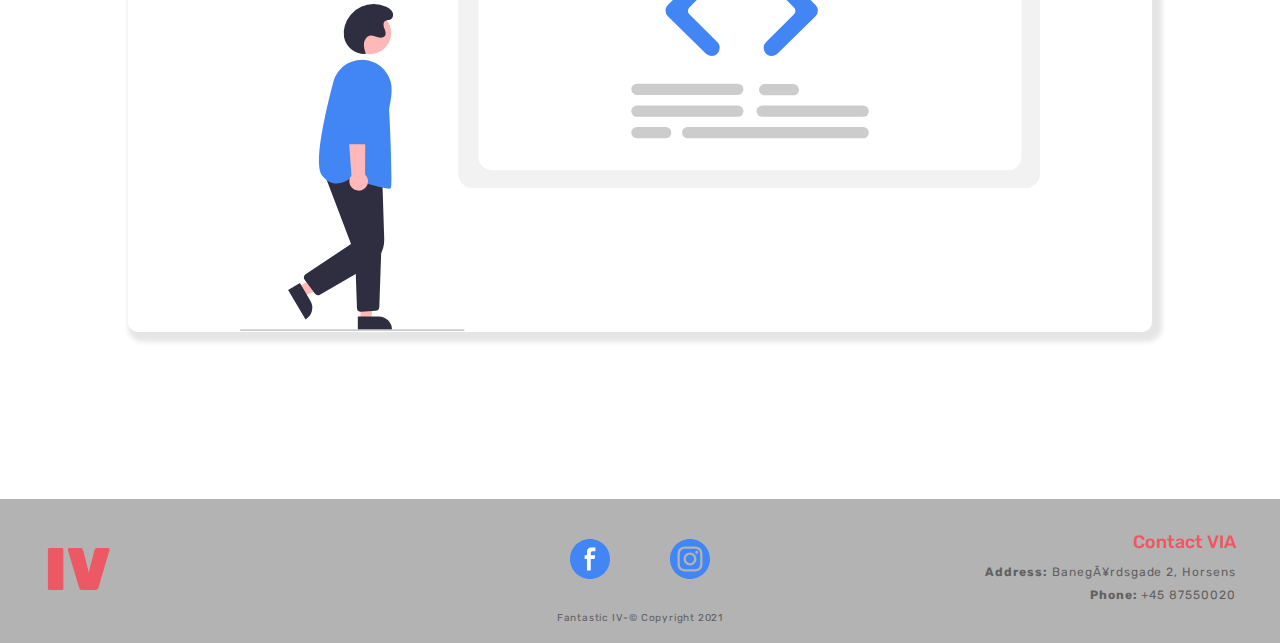
<file: sdj.html>
<!DOCTYPE html>
<html lang="en">
<head>
    <meta charset="UTF-8"/>
    <meta name="viewport" content="width=device-width, initial-scale=1.0"/>
    <meta http-equiv="X-UA-Compatible" content="ie=edge"/>
    <title>SDJ</title>
    <link href="css/bootstrap.css" rel="stylesheet"/>
    <link rel="stylesheet" href="style.css"/>
    <!-- Written by Arturs -->
    <!-- Design by Bhupas -->
</head>
<body>
<!-- Top -->

<div class="container-fluid">
    <!-- Nav -->

    <nav
            class="
          navbar navbar-expand-lg navbar-light
          justify-content-spacebetween
        "
    >
        <div class="container-fluid">
            <a class="navbar-brand" href="index.html">IV</a>
            <button
                    class="navbar-toggler"
                    type="button"
                    data-bs-toggle="collapse"
                    data-bs-target="#NavBar"
                    aria-controls="NavBar"
                    aria-expanded="false"
                    aria-label="Toggle navigation"
            >
                <span class="navbar-toggler-icon"></span>
            </button>
            <div class="collapse navbar-collapse" id="NavBar">
                <ul class="navbar-nav ms-auto mb-2 mb-lg-0 nav-items">
                    <li class="nav-item nav-button">
                        <a class="nav-link" href="https://www.via.dk/">VIA.dk</a>
                    </li>
                    <li class="nav-item nav-button">
                        <a class="nav-link" href="sep.html">SEP</a>
                    </li>
                    <li class="nav-item nav-button">
                        <a class="nav-link" href="courses.html">Courses</a>
                    </li>
                    <li class="nav-item nav-button">
                        <a class="nav-link" href="contact-us.html">Contact</a>
                    </li>
                    <li id="schedule" class="nav-item">
                        <a class="nav-link" href="schedule.html">Schedule</a>
                    </li>
                </ul>
            </div>
        </div>
    </nav>
    <!-- Top content -->
    <header class="row top">
        <div class="col-xxl-6 col-lg-6 col-md-auto content">
            <h1>Software Development in Java</h1>
            <br>

            <p>
                In <b>SDJ</b> Students learn to implement Classes and Objects, UML
                diagrams, Decision structures and Loops, Arrays, Inheritance, Exceptions, File IO and
                GUI programming into Java code.
            </p>

        </div>
        <div class="col-xxl-6 col-lg-6 col-md-auto no-box-sep">
            <img src="Images/sep-teamwork.svg" alt="SEP picture"/>
        </div>

    </header>

    <!-- SEP -->

    <!-- SEP headline -->

    <!-- SEP headline -->
    <div class="row headline-in-box-container">
        <div class="col-8 col-sm-4 headline-box">
            <h1>DMA</h1>
        </div>
    </div>
    <!-- SEP content -->

    <header class="row sep">
        <div class="col-xxl-6 col-sm-auto col-lg-6 col-md-auto  content-sep">
            <div id="dma-text">


                <h4>Main purpose</h4>
                <br>
                The main purpose of the course is to provide students with the qualifications needed to understand the core
                object-oriented concepts and to implement smaller programs in Java from UML class diagrams.
                <br>
                <br>
                <br>
                <h4>Teaching methods and study activities</h4>
                <br>
                The mode of teaching will be classroom based and will involve lectures by the teacher and exercises
                made in class. The students are also expected to work on exercises both before and after classes.
                A number of tests and assignments will be given during the course. One of these tests counts for
                A number of tests and assignments will be given during the course.
                One of these tests counts for 20% of the final grade, see Grading criteria below.
                20% of the final grade, see Grading criteria below.
                The total work-load for the student is expected be around 130 hours.
            </div>

        </div>
        <div id="sdj-pic" class="col-xxl-6 col-lg-6 col-md-auto image-in-box-sep">
            <img src="Images/java.svg" alt="SDJ picture" />
        </div>
    </header>

    <!--    Footer    -->

    <footer class="row desktop">
        <!-- Footer logo -->
        <div class="col-sm-4">
            <div class="footer-logo">IV</div>
        </div>

        <!-- Logos and copyright -->
        <div class="col-sm-4">
            <div class="logos-and-copyright">
                <div class="social-icons">
                    <div>
                        <a href="https://www.facebook.com/viauniversitycollege/"
                        ><img src="Images/Facebookicon.svg" alt="Facebook"/>
                        </a>
                    </div>
                    <div>
                        <a href="https://www.instagram.com/viauniversitycollege"
                        ><img src="Images/Instagramicon.svg" alt="Instagram"/>
                        </a>
                    </div>
                </div>
                <p class="copyright">Fantastic IV-&copy; Copyright 2021</p>
            </div>
        </div>
        <!-- Contact VIA -->
        <div class="col-sm-4">
            <div class="contact-via">
                <h3>Contact VIA</h3>
                <p><b>Address:</b> BanegÃ¥rdsgade 2, Horsens</p>
                <p><b>Phone:</b> +45 87550020</p>
            </div>
        </div>
    </footer>
    <footer class="row mobile">
        <!-- Footer logo -->
        <div class="col-sm-4">
            <div class="footer-logo">IV</div>
        </div>
        <!-- Contact VIA -->
        <div class="col-sm-4">
            <div class="contact-via">
                <h3>Contact VIA</h3>
                <p><b>Address:</b> BanegÃ¥rdsgade 2, Horsens</p>
                <p><b>Phone:</b> +45 87550020</p>
            </div>
        </div>
        <!-- Logos and copyright -->
        <div class="col-sm-4">
            <div class="logos-and-copyright">
                <div class="social-icons">
                    <div>
                        <a href="https://www.facebook.com/viauniversitycollege/"
                        ><img src="Images/Facebookicon.svg" alt="Facebook"/>
                        </a>
                    </div>
                    <div>
                        <a href="https://www.instagram.com/viauniversitycollege"
                        ><img src="Images/Instagramicon.svg" alt="Instagram"/>
                        </a>
                    </div>
                </div>
                <p class="copyright">Fantastic IV-&copy; Copyright 2021</p>
            </div>
        </div>
    </footer>
</div>
<script src="https://cdnjs.cloudflare.com/ajax/libs/jquery/3.3.1/jquery.min.js"></script>
<script
        src="https://cdnjs.cloudflare.com/ajax/libs/popper.js/1.14.7/umd/popper.min.js"
        integrity="sha384-UO2eT0CpHqdSJQ6hJty5KVphtPhzWj9WO1clHTMGa3JDZwrnQq4sF86dIHNDz0W1"
        crossorigin="anonymous"
></script>
<script src="js/bootstrap.min.js"></script>
</body>
</html>
</file>
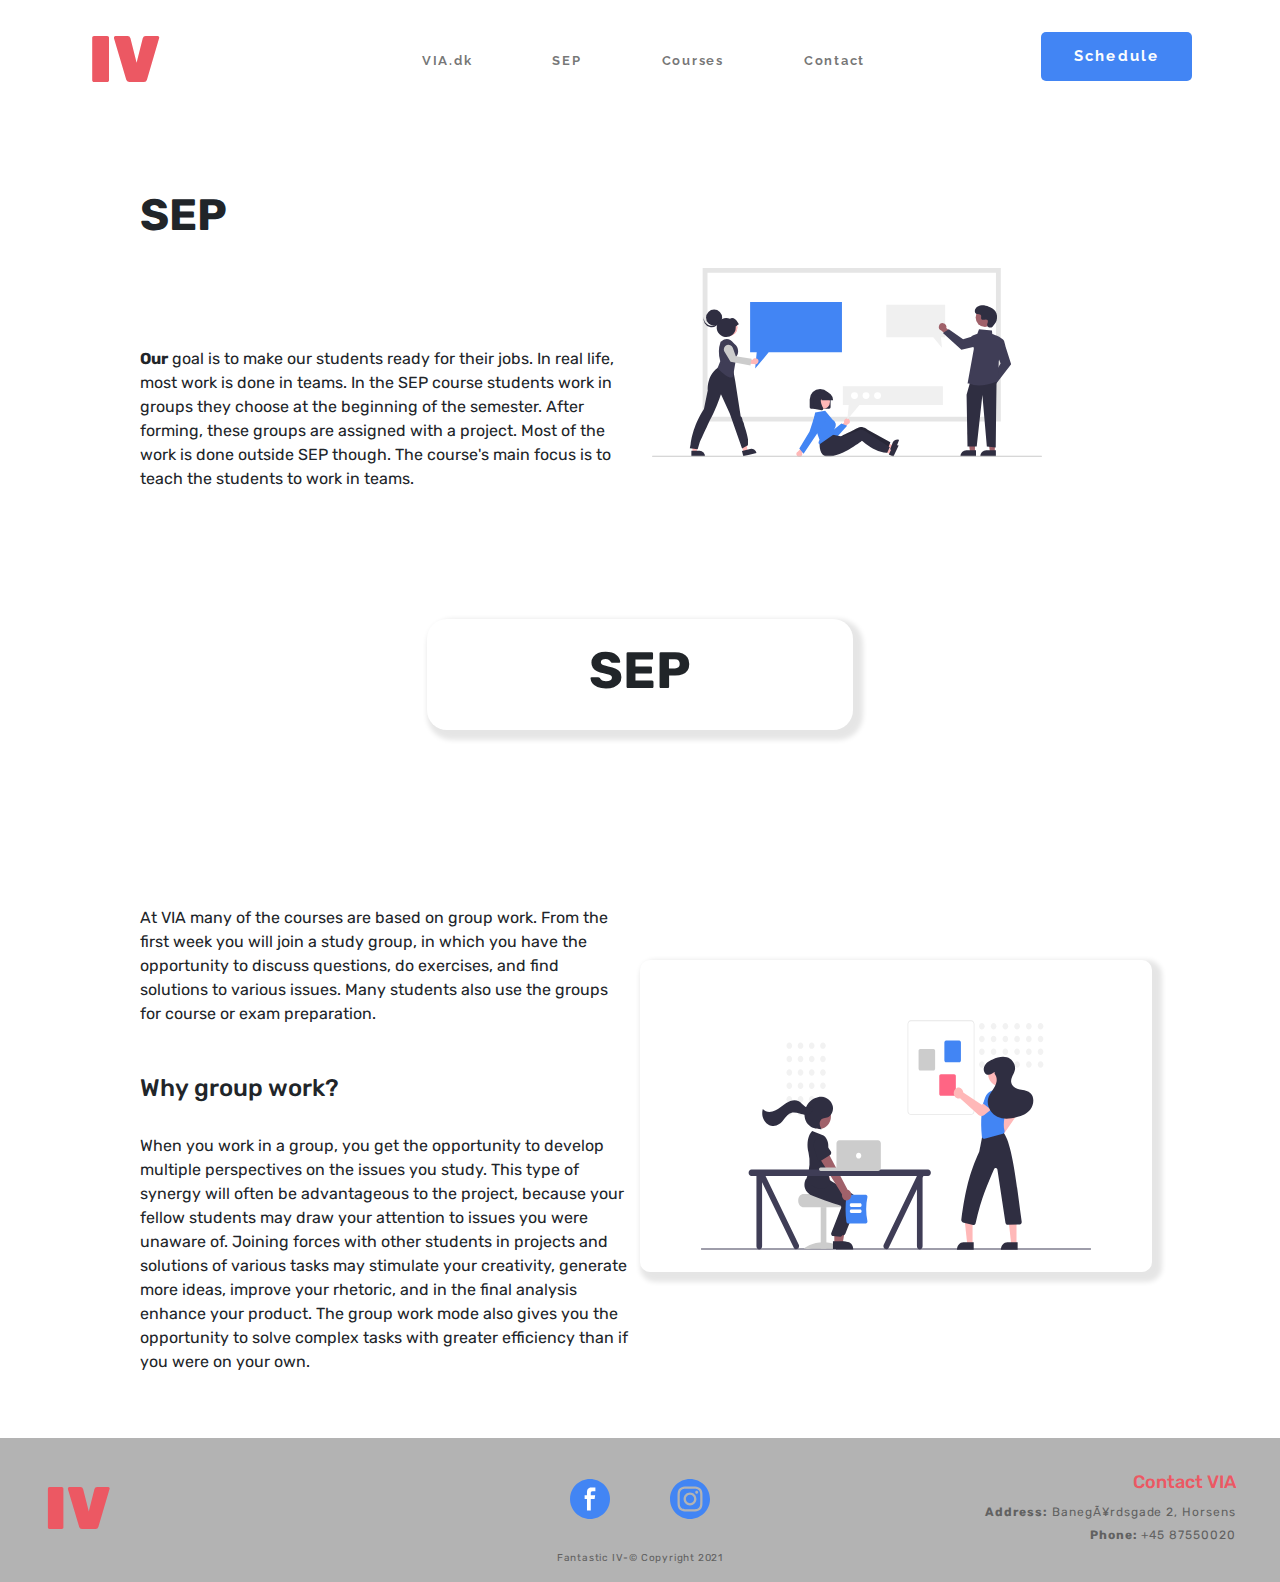
<file: sep.html>
<!DOCTYPE html>
<html lang="en">
<head>
  <meta charset="UTF-8"/>
  <meta name="viewport" content="width=device-width, initial-scale=1.0"/>
  <meta http-equiv="X-UA-Compatible" content="ie=edge"/>
  <title>SEP</title>
  <link href="css/bootstrap.css" rel="stylesheet"/>
  <link rel="stylesheet" href="style.css"/>
  <!-- Written by Arturs -->
  <!-- Design by Bhupas -->
</head>
<body>
<!-- Top -->

<div class="container-fluid">
  <!-- Nav -->

  <nav
          class="
          navbar navbar-expand-lg navbar-light
          justify-content-spacebetween
        "
  >
    <div class="container-fluid">
      <a class="navbar-brand" href="index.html">IV</a>
      <button
              class="navbar-toggler"
              type="button"
              data-bs-toggle="collapse"
              data-bs-target="#NavBar"
              aria-controls="NavBar"
              aria-expanded="false"
              aria-label="Toggle navigation"
      >
        <span class="navbar-toggler-icon"></span>
      </button>
      <div class="collapse navbar-collapse" id="NavBar">
        <ul class="navbar-nav ms-auto mb-2 mb-lg-0 nav-items">
          <li class="nav-item nav-button">
            <a class="nav-link" href="https://www.via.dk/">VIA.dk</a>
          </li>
          <li class="nav-item nav-button">
            <a class="nav-link" href="sep.html">SEP</a>
          </li>
          <li class="nav-item nav-button">
            <a class="nav-link" href="courses.html">Courses</a>
          </li>
          <li class="nav-item nav-button">
            <a class="nav-link" href="contact-us.html">Contact</a>
          </li>
          <li id="schedule" class="nav-item">
            <a class="nav-link" href="schedule.html">Schedule</a>
          </li>
        </ul>
      </div>
    </div>
  </nav>
  <!-- Top content -->

  <header class="row top">
    <div class="col-xxl-6 col-lg-6 col-md-auto content">
      <h1>SEP</h1>
      <br>

      <b>Our</b> goal is to make our students ready for their jobs. In real life, most
        work is done in teams. In the SEP course students work in groups they choose at the beginning of
        the semester. After forming, these groups are assigned with a project. Most of the work is done outside
        SEP though. The course's main focus is to teach the students to work in teams.
      <br>

    </div>
<div class="col-xxl-6 col-lg-6 col-md-auto no-box-sep">
  <img src="Images/sep-teamwork.svg" alt="SEP picture"/>
</div>
  </header>

  <!-- SEP -->

  <!-- SEP headline -->
  <div class="row headline-in-box-container">
    <div class="col-8 col-sm-4 headline-box">
      <h1>SEP</h1>
    </div>
  </div>

  <!-- SEP content -->

  <header class="row sep">
    <div class="col-xxl-6 col-sm-auto col-lg-6 col-md-auto  content-sep">
      <div>
        <br>
        <br>
        At VIA many of the courses are based on group work. From the first week you will join a study group, in
        which you have the opportunity to discuss questions, do exercises, and find solutions to various issues.
        Many students also use the groups for course or exam preparation.
      </div>
      <br>
      <br>
      <h4>Why group work?</h4>
      <br>
      <div>
        When you work in a group, you get the opportunity to develop multiple perspectives on the issues you
        study. This type of synergy will often be advantageous to the project, because your fellow students may
        draw your attention to issues you were unaware of. Joining forces with other students in projects and
        solutions of various tasks may stimulate your creativity, generate more ideas, improve your rhetoric,
        and in the final analysis enhance your product. The group work mode also gives you the opportunity to
        solve complex tasks with greater efficiency than if you were on your own.
      </div>

    </div>
    <div class="col-xxl-6 col-lg-6 col-md-auto image-in-box-sep">
      <img src="Images/undraw_teamwork_hpdk1.svg" alt="SEP picture"/>
    </div>
  </header>

  <!--    Footer    -->

  <footer class="row desktop">
    <!-- Footer logo -->
    <div class="col-sm-4">
      <div class="footer-logo">IV</div>
    </div>

    <!-- Logos and copyright -->
    <div class="col-sm-4">
      <div class="logos-and-copyright">
        <div class="social-icons">
          <div>
            <a href="https://www.facebook.com/viauniversitycollege/"
            ><img src="Images/Facebookicon.svg" alt="Facebook"/>
            </a>
          </div>
          <div>
            <a href="https://www.instagram.com/viauniversitycollege"
            ><img src="Images/Instagramicon.svg" alt="Instagram"/>
            </a>
          </div>
        </div>
        <p class="copyright">Fantastic IV-&copy; Copyright 2021</p>
      </div>
    </div>
    <!-- Contact VIA -->
    <div class="col-sm-4">
      <div class="contact-via">
        <h3>Contact VIA</h3>
        <p><b>Address:</b> BanegÃ¥rdsgade 2, Horsens</p>
        <p><b>Phone:</b> +45 87550020</p>
      </div>
    </div>
  </footer>
  <footer class="row mobile">
    <!-- Footer logo -->
    <div class="col-sm-4">
      <div class="footer-logo">IV</div>
    </div>
    <!-- Contact VIA -->
    <div class="col-sm-4">
      <div class="contact-via">
        <h3>Contact VIA</h3>
        <p><b>Address:</b> BanegÃ¥rdsgade 2, Horsens</p>
        <p><b>Phone:</b> +45 87550020</p>
      </div>
    </div>
    <!-- Logos and copyright -->
    <div class="col-sm-4">
      <div class="logos-and-copyright">
        <div class="social-icons">
          <div>
            <a href="https://www.facebook.com/viauniversitycollege/"
            ><img src="Images/Facebookicon.svg" alt="Facebook"/>
            </a>
          </div>
          <div>
            <a href="https://www.instagram.com/viauniversitycollege"
            ><img src="Images/Instagramicon.svg" alt="Instagram"/>
            </a>
          </div>
        </div>
        <p class="copyright">Fantastic IV-&copy; Copyright 2021</p>
      </div>
    </div>
  </footer>
</div>
<script src="https://cdnjs.cloudflare.com/ajax/libs/jquery/3.3.1/jquery.min.js"></script>
<script
        src="https://cdnjs.cloudflare.com/ajax/libs/popper.js/1.14.7/umd/popper.min.js"
        integrity="sha384-UO2eT0CpHqdSJQ6hJty5KVphtPhzWj9WO1clHTMGa3JDZwrnQq4sF86dIHNDz0W1"
        crossorigin="anonymous"
></script>
<script src="js/bootstrap.min.js"></script>
</body>
</html>
</file>
<file: style.css>
@import url("https://fonts.googleapis.com/css?family=Rubik:400,700");
@import url("https://fonts.googleapis.com/css?family=Rubik+One:400");
@import url("https://fonts.googleapis.com/css?family=Raleway:400,700,800");

/* Written by Arturs */

* {
  box-sizing: border-box;
  margin: 0;
}

body {
  font-family: Rubik;
  margin: 0;
  padding: 0;
  overflow-x: hidden;
}
body p {
  color: #616161;
  font-size: 12px;
  letter-spacing: 0.08em;
}
body h1 {
  line-height: 55px;
  font-style: normal;
  font-weight: bold;
  font-size: 44px;
}
body a {
  letter-spacing: 0.14em;
}

/**** Nav ****/

nav {
  padding: 0 4rem;
}
#NavBar {
  justify-content: end;
}
.navbar-brand {
  text-decoration: none;
  font-family: Rubik One;
  font-style: normal;
  font-size: 65px;
  font-weight: normal;
  color: #ec5863 !important;
  letter-spacing: 0;
}
.navbar-brand:hover {
  color: #ec5863;
}
.nav-link:hover {
  color: #000000;
}
.nav-items li {
  list-style: none;
  margin-right: 3rem;
}
.nav-items li a {
  color: #000000;
  text-decoration: none;
  font-family: Raleway;
  font-style: normal;
  font-weight: bold;
  font-size: 12.5px;
  letter-spacing: 0.14em;
}

.nav-button {
  text-align: center;
}
.nav-items #schedule {
  text-align: center;
}
@media screen and (min-width: 992px) {
  .nav-button {
    margin-top: 0.5rem;
    margin-bottom: 0.5rem;
    border-radius: 5px;
    padding: 0.25rem 0.5rem;
    cursor: pointer;

    transition: 200ms;
  }
  .nav-button:hover {
    background-color: #d3d3d3;
  }
  .nav-items #schedule {
    margin-right: 0;
    margin-left: 7rem;
  }
}
@media screen and (max-width: 991px) {
  .nav-button {
    display: inline;
    margin-top: 0.5rem;
    margin-bottom: 0.5rem;
    border-radius: 5px;
    padding: 0.25rem 0.5rem;
    cursor: pointer;
    background-color: #d3d3d3;
  }
}

@media screen and (max-width: 464px) {
  nav {
    padding: 0 1rem;
  }
}

#schedule a {
  margin-bottom: 0;
  color: #fcfdfe;
  font-family: Raleway;
  font-style: normal;
  font-weight: bold;
  font-size: 15px;
  letter-spacing: 0.14em;
  background: #4285f4;
  display: inline-block;
  padding: 13px 33px;
  border-radius: 5px;

  transition: 200ms;
}
#schedule a:hover {
  background-color: #4285f4;
  transform: scale(1.2);
}

/**** Nav end ****/

/* Top */

.top,
.sep {
  padding: 4rem 8rem;
}

/* Content in header */

.content h1 {
  margin-bottom: 5rem;
}
.content p {
  /*margin-bottom: 5.5rem;*/
  margin-left: 1rem;
}
.content a {
  color: black;
}
.blue-index {
  color: black;
  margin-bottom: 20%;
}

/* Image without box */

.no-box-sep {
  margin-top: auto;
  width: 50%;
  padding-bottom: 10px;
}

@media screen and (max-width: 992px) {
  .no-box-sep {
    width: 80%;
  }
}

.no-box-sep img {
  /*padding: 1rem 0;*/
  padding-bottom: 1.5rem;
  width: 80%;
  height: 100%;
  /*margin: 0 10%;*/
}

@media screen and (max-width: 991px) {
  .sep,
  .top {
    padding: 0;
    text-align: center;
    justify-content: center;
  }
  .content {
    text-align: center;
  }
  .content p {
    margin-left: 0;
  }
  .no-box-sep img {
    margin-top: 2rem;
  }
}

/* Buttons */

.content a,
.card-text a,
.carousel-learn-more {
  color: #fcfdfe;
  text-decoration: none;
  font-family: Raleway;
  font-style: normal;
  font-weight: 800;
  font-size: 12px;
  letter-spacing: 0.14em;

  padding: 13px 24px;
  margin-left: 10px;
  border-radius: 5px;
  transition: 200ms;
}

/* Button with starting colour blue */

.blue {
  background-color: #4285f4;
}

.blue:hover {
  background-color: #ec5863;
}

/* Button with starting colour red */
.red {
  background-color: #ec5863;
}

.red:hover {
  background-color: #4285f4;
}

/* Courses headline */

.courses {
  height: 15rem;
  text-align: center;
}

.courses p {
  margin-top: 2rem;
  padding: 0 15rem;
}

/* contact By Bhupas*/

.card-text .mail a {
  color: #616161;
  font-family: Rubik;
  font-style: normal;
}
.card-text a {
  color: #fcfdfe;
  text-decoration: none;
  font-family: Raleway;
  font-style: normal;
  font-weight: 800;
  font-size: 12px;
  letter-spacing: 0.14em;
  padding: 13px 24px;
  margin-left: 10px;
  border-radius: 5px;
  transition: 200ms;
}

.card {
  width: 20rem;
  height: 25rem;
  margin-left: auto;
  margin-right: auto;
  text-align: center;
  overflow: hidden;
  background-color: white;
  border-radius: 15px;
  box-shadow: 5px 5px 5px 5px rgba(1, 1, 1, 0.1);
  margin-bottom: 80px;
  align-items: center;
  list-style: none;
  padding: 0 1.5rem;
}

.card-image {
  margin-top: 10px;
}
.card-image img {
  height: 190px;
  width: 175px;
}

.card-image {
  margin-top: 3rem;
}

.card-image img {
  max-height: 8rem;
  width: auto;
}
.card-text h2 {
  margin: 2rem 0;
  font-family: Rubik;
  font-style: normal;
  font-weight: bold;
  font-size: 16px;
}

/* End of contact*/

/* Start of Sep*/

.headline-in-box-container {
  align-items: center;
  justify-content: center;
  padding: 4rem 0;
}
.headline-box {
  text-align: center;
  align-items: center;
  border-radius: 20px;
  box-shadow: 5px 5px 5px 5px rgba(1, 1, 1, 0.1);
}

.headline-box h1 {
  padding: 1.5rem 0;
  font-size: 4vw;
}

.image-in-box-sep {
  margin-top: 10%;
  width: 50%;
  border-radius: 10px;
  box-shadow: 5px 5px 5px 5px rgba(1, 1, 1, 0.1);
  background-color: #fff;
  margin-bottom: 10%;
  padding-bottom: 10px;
}

.image-in-box-sep img {
  padding: 1rem 0;
  width: 80%;
  height: 100%;
  margin: 0 10%;
  margin-top: 5%;
}
.image-in-box-index {
  width: 50%;
  border-radius: 10px;
  box-shadow: 5px 5px 5px 5px rgba(1, 1, 1, 0.1);
  background-color: #fff;
  margin-bottom: 10%;
  padding-bottom: 10px;
}
.image-in-box-index img {
  padding: 1rem 0;
  width: 80%;
  height: 100%;
  margin: 0 10%;
  margin-top: 5%;
}

/* End of Sep*/

/* Footer */

footer {
  width: auto;
  min-height: 9rem;
  background-color: #b3b3b3;
  display: flex;
  align-items: center;
  justify-content: space-between;
}
.footer-logo {
  text-align: start;
  padding-left: 2rem;

  font-family: Rubik One;
  font-style: normal;
  font-size: 60px;
  font-weight: normal;
  color: #ec5863;
  letter-spacing: 0;
}
.contact-via {
  text-align: end;
  padding-right: 2rem;
}
.contact-via h3 {
  font-size: 18px;
  line-height: 21px;
  margin-bottom: 10px;
  padding-left: 30px;

  color: #ec5863;
}
.contact-via p {
  margin-bottom: 5px;
}
.social-icons {
  display: flex;
  align-items: center;
  justify-content: space-evenly;
  padding: 0 70px;
  margin-top: 40px;
  margin-bottom: 32px;
}

.social-icons div img {
  height: 40px;
  width: 40px;
}
.copyright {
  position: relative;
  font-size: 10px;
  text-align: center;
}

@media screen and (max-width: 575px) {
  .desktop {
    display: none;
  }
  .footer-logo {
    text-align: center;
    padding: 0;
  }
  .contact-via {
    text-align: center;
    padding: 0;
  }
  .contact-via h3 {
    padding: 0;
  }
}

@media screen and (min-width: 576px) {
  .mobile {
    display: none;
  }
}

.courses-img {
  /*min-width: 220px;*/
  padding: 0;
}

/* Carousel */

.carousel {
  margin-bottom: 7.5rem;
}
.carousel-control-prev:hover {
  border-radius: 20px 0 0 20px;
  background-color: rgba(66, 133, 244, 0.5);
  transition: 0.5s;
}
.carousel-control-prev {
  border-radius: 20px 0 0 20px;
  background-color: rgba(236, 88, 99, 0.5);
}
.carousel-control-next:hover {
  border-radius: 0 20px 20px 0;
  background-color: rgba(66, 133, 244, 0.5);
  transition: 0.5s;
}
.carousel-control-next {
  border-radius: 0 20px 20px 0;
  background-color: rgba(236, 88, 99, 0.5);
}

.carousel-inner {
  max-height: 45rem;
  height: 45rem;
  background: white url(Images/CoursesBackground.svg);
  background-repeat: no-repeat;
  background-position: center;
  background-size: contain;
}

@media screen and (max-width: 680px) {
  .carousel-inner {
    max-height: 40rem;
  }
}

@media screen and (max-width: 500px) {
  .carousel-inner {
    max-height: 30rem;
  }
}

.carousel-item {
  height: 100%;
}

#carousel-caption {
  margin-bottom: 10px !important;
}

.carousel-indicators button {
  background-color: #4285f4;
  /*border: 1px solid #ec5863;*/
}

.carousel-indicators .active {
  background-color: #ec5863;
}

.carousel-h3 {
  color: #000;
}
.carousel-par {
  color: #000;
}

.carousel-dma-h3 {
  color: #fff;
}

/* End of carousel */

.head {
  height: 140px;
  text-align: center;
  width: 50%;

  margin-bottom: 70px;
  margin-top: 79px;
  margin-left: auto;
  align-items: inherit;
  margin-inline: auto;

  background-color: white;
  border-radius: 20px;
  box-shadow: 5px 5px 5px 5px rgba(1, 1, 1, 0.1);
  padding-top: 48px;
}
@media screen and (min-width: 1001px) {
  .schedule-table {
    font-size: 20px;
  }
}

/* If the screen size is 600px wide or less, set the font-size of <div> to 30px */
@media screen and (max-width: 1000px) {
  .schedule-table {
    font-size: 8px;
  }
}

@media screen and (min-width: 801px) {
  .sched {
    font-size: 50px;
  }
}

/* If the screen size is 600px wide or less, set the font-size of <div> to 30px */
@media screen and (max-width: 800px) {
  .sched {
    font-size: 25px;
  }
}
#sched {
  font-size: 4.5vw;
}

table tr:first-child th {
  background-color: #ec5863;
  color: white;
}
.time {
  background-color: #4285f4;
  font-weight: bold;
  color: white;
}
.schedule-table th,
td {
  text-align: center;

  border: 1px groove #ec5863 !important;
}

#logo2 {
  background: white;
  color: #ec5863;
}
table {
  width: 100%;
  table-layout: fixed;
  height: 450px;
  padding: 0;

  margin-left: auto;
  margin-right: auto;
}

.fc-view-harness {
  margin-bottom: 5rem;
}

.fc-col-header-cell-cushion,
.fc-daygrid-day-number {
  text-decoration: none;
}

.fc-col-header-cell-cushion,
.fc-col-header-cell-cushion:hover {
  color: #fff;
  cursor: initial;
}

.fc-button-primary {
  background-color: #ec5863;
}

#dma-pic {
  width: 100%;
  height: auto;
  margin-top: 2px;
}

#rwd-pic {
  width: 100%;
  height: auto;
  margin-top: 2px;
}
#sdj-pic {
  width: 100%;
  height: auto;
  margin-top: 2px;
}

.filter {
  text-align: center;
  margin-bottom: 2rem;
}

#input {
  font-size: 14px;
  padding: 5px 10px;
  border: 1px solid #ddd;
  margin-right: 2rem;
  border-radius: 5px;
}

button {
  margin-left: 6rem;
  color: #fff;
  border: none;
  border-radius: 3px;
  transition: 200ms;
}

#resetFilter {
  margin-left: 2rem;
}
</file>
